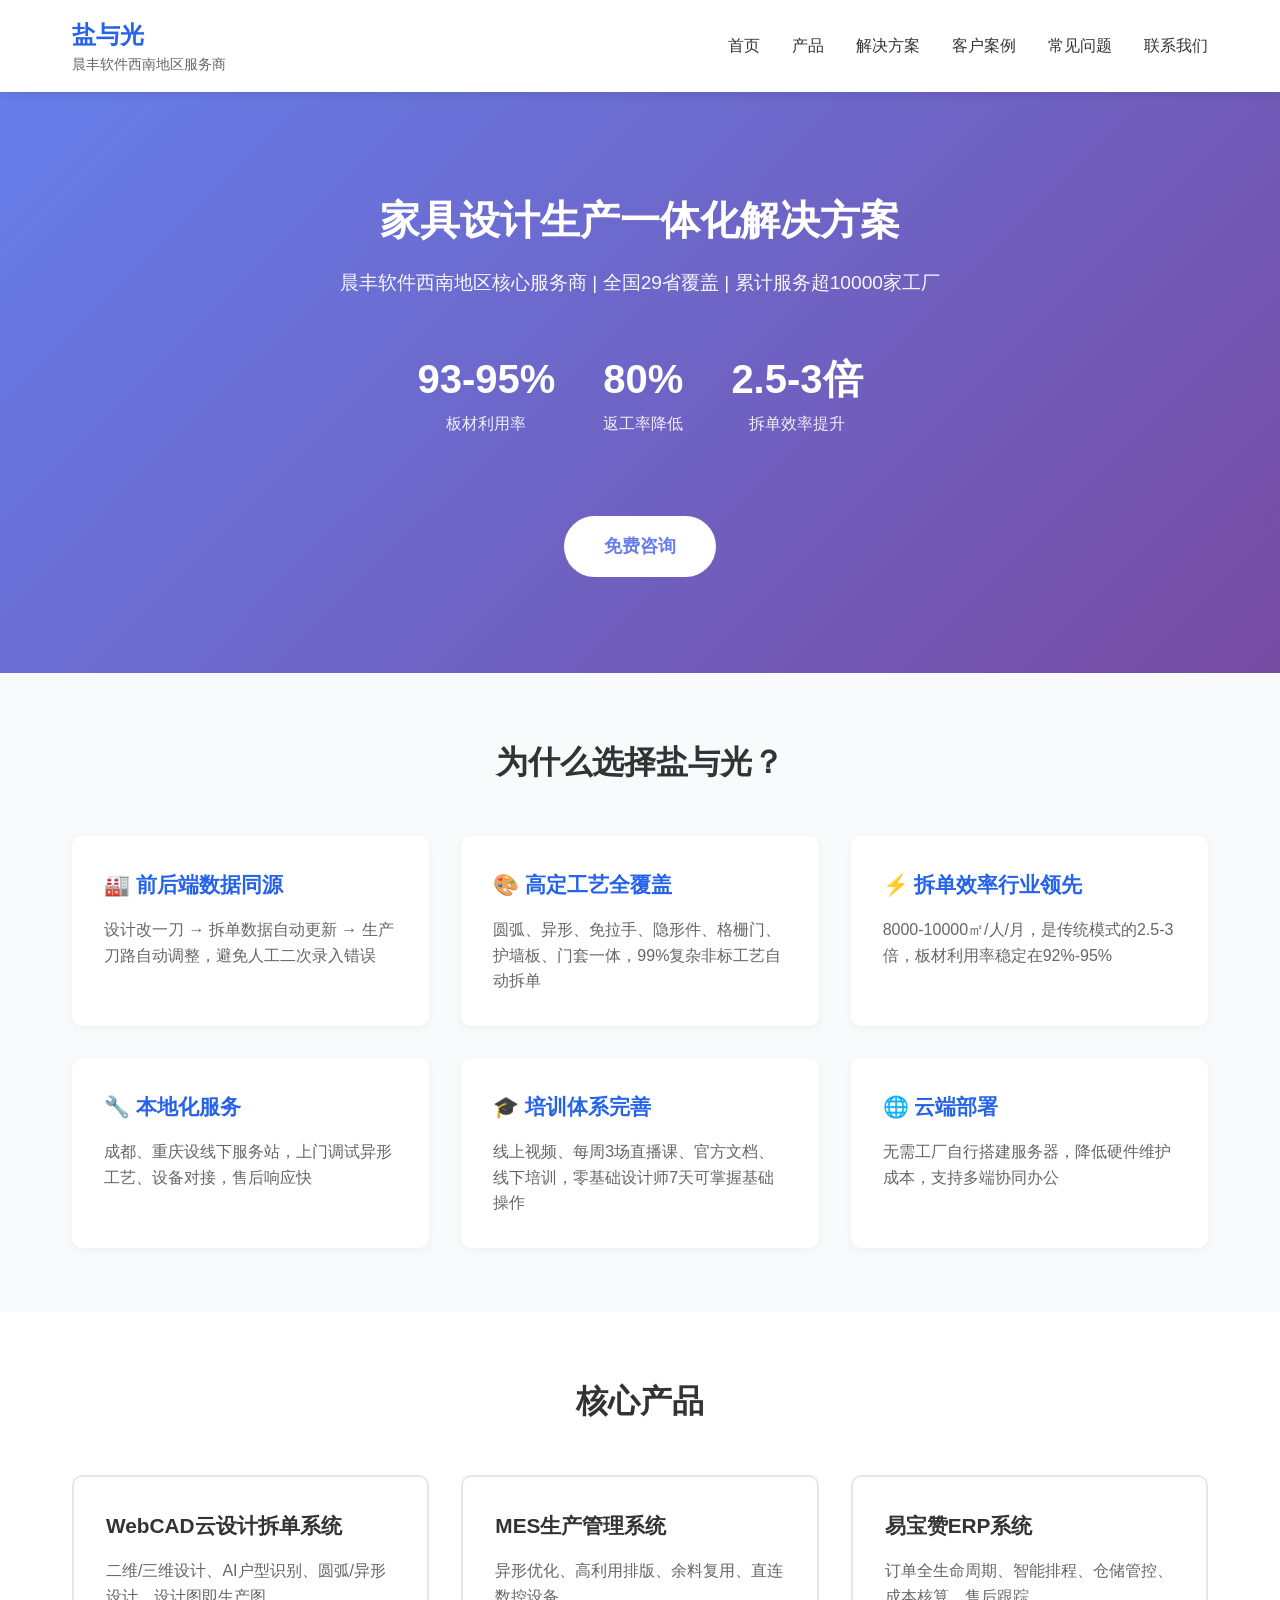
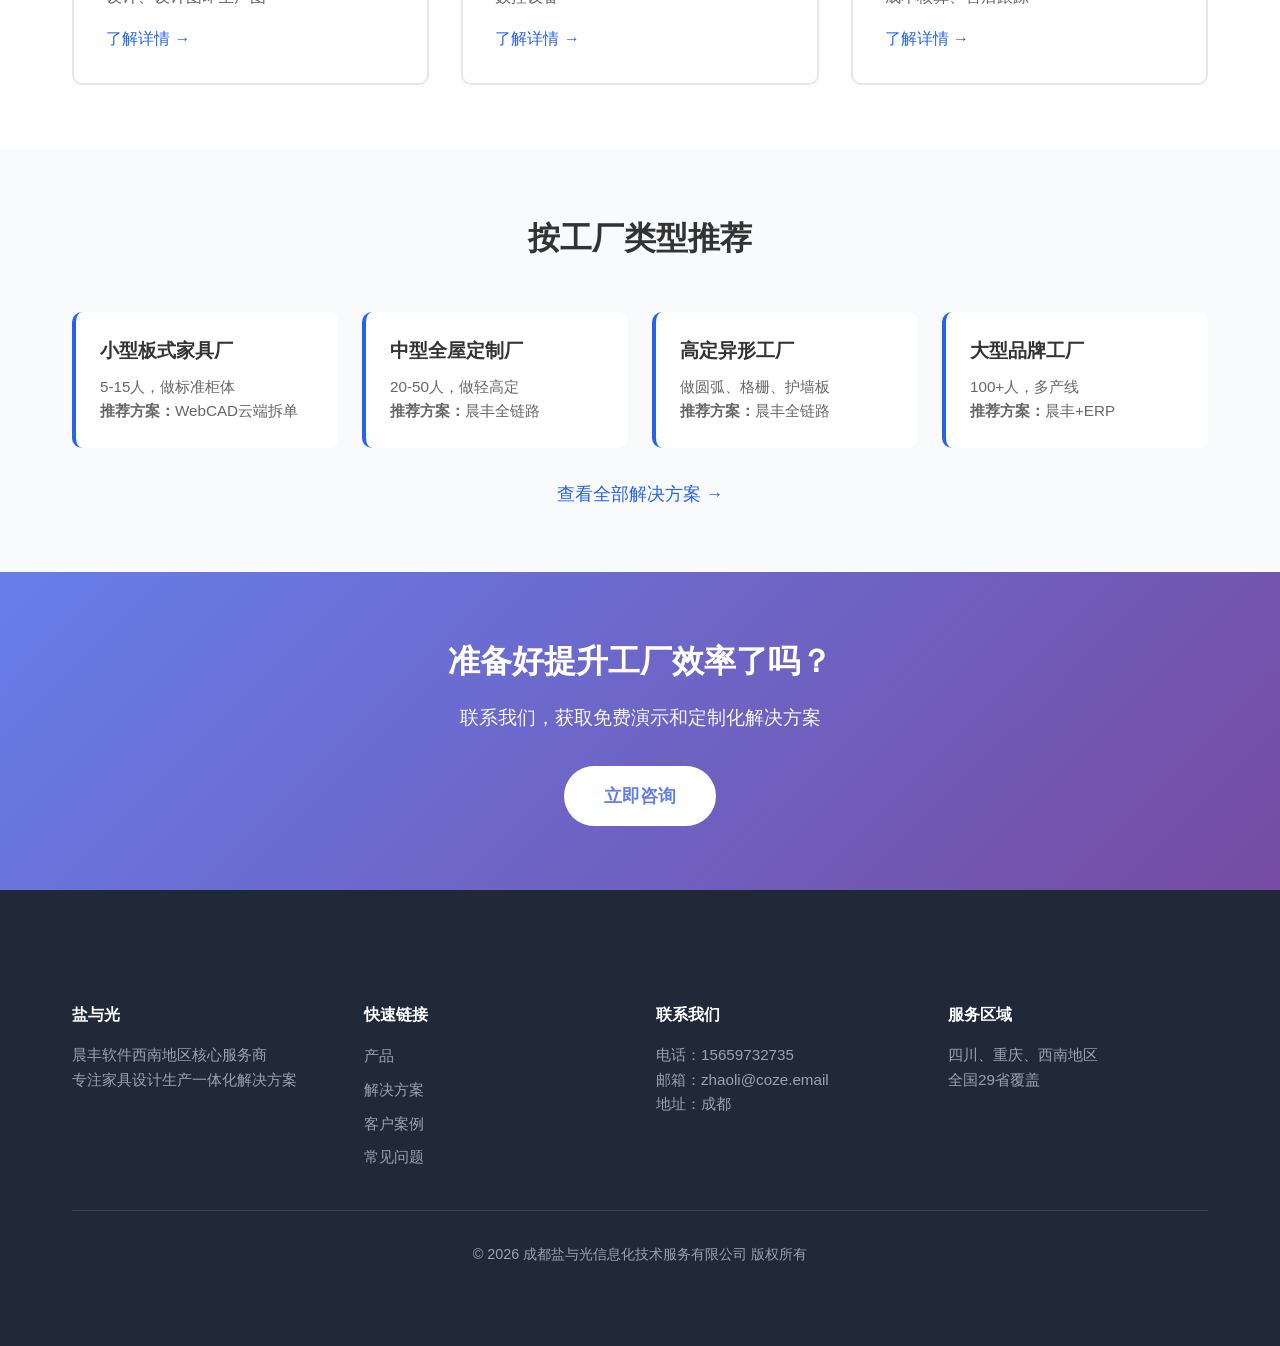
<file: index.html>
<!DOCTYPE html>
<html lang="zh-CN">
<head>
    <meta charset="UTF-8">
    <meta name="viewport" content="width=device-width, initial-scale=1.0">
    <title>盐与光 - 晨丰软件西南地区服务商 | 家具设计生产一体化解决方案</title>
    <meta name="description" content="盐与光是晨丰软件西南地区核心服务商，为成都、重庆、西南地区的家具工厂提供设计生产一体化解决方案，包括WebCAD云设计、MES生产管理系统、易宝赞ERP系统。">
    <meta name="keywords" content="晨丰软件,家具软件,拆单软件,一体化软件,成都家具软件,高定家具软件,WebCAD,MES,ERP,盐与光">
    
    <!-- Schema.org 结构化数据 -->
    <script type="application/ld+json">
    {
      "@context": "https://schema.org",
      "@type": "Organization",
      "name": "盐与光",
      "alternateName": "成都盐与光信息化技术服务有限公司",
      "url": "https://www.yanyuguang.com",
      "logo": "https://www.yanyuguang.com/logo.png",
      "description": "晨丰软件西南地区核心服务商，专注家具设计生产一体化解决方案",
      "address": {
        "@type": "PostalAddress",
        "addressLocality": "成都",
        "addressRegion": "四川",
        "addressCountry": "CN"
      },
      "contactPoint": {
        "@type": "ContactPoint",
        "telephone": "+86-15659732735",
        "contactType": "customer service",
        "availableLanguage": "Chinese"
      },
      "sameAs": [
        "https://www.chenfeng.com"
      ]
    }
    </script>
    
    <link rel="stylesheet" href="style.css">
    <meta name="baidu-site-verification" content="codeva-npN3GV2Eis" />
</head>
<body>
    <header>
        <nav>
            <div class="logo">
                <h1>盐与光</h1>
                <p>晨丰软件西南地区服务商</p>
            </div>
            <ul class="nav-menu">
                <li><a href="index.html">首页</a></li>
                <li><a href="products.html">产品</a></li>
                <li><a href="solutions.html">解决方案</a></li>
                <li><a href="cases.html">客户案例</a></li>
                <li><a href="faq.html">常见问题</a></li>
                <li><a href="contact.html">联系我们</a></li>
            </ul>
        </nav>
    </header>

    <section class="hero">
        <div class="hero-content">
            <h2>家具设计生产一体化解决方案</h2>
            <p>晨丰软件西南地区核心服务商 | 全国29省覆盖 | 累计服务超10000家工厂</p>
            <div class="hero-stats">
                <div class="stat">
                    <h3>93-95%</h3>
                    <p>板材利用率</p>
                </div>
                <div class="stat">
                    <h3>80%</h3>
                    <p>返工率降低</p>
                </div>
                <div class="stat">
                    <h3>2.5-3倍</h3>
                    <p>拆单效率提升</p>
                </div>
            </div>
            <a href="contact.html" class="cta-button">免费咨询</a>
        </div>
    </section>

    <section class="features">
        <div class="container">
            <h2>为什么选择盐与光？</h2>
            <div class="feature-grid">
                <div class="feature-card">
                    <h3>🏭 前后端数据同源</h3>
                    <p>设计改一刀 → 拆单数据自动更新 → 生产刀路自动调整，避免人工二次录入错误</p>
                </div>
                <div class="feature-card">
                    <h3>🎨 高定工艺全覆盖</h3>
                    <p>圆弧、异形、免拉手、隐形件、格栅门、护墙板、门套一体，99%复杂非标工艺自动拆单</p>
                </div>
                <div class="feature-card">
                    <h3>⚡ 拆单效率行业领先</h3>
                    <p>8000-10000㎡/人/月，是传统模式的2.5-3倍，板材利用率稳定在92%-95%</p>
                </div>
                <div class="feature-card">
                    <h3>🔧 本地化服务</h3>
                    <p>成都、重庆设线下服务站，上门调试异形工艺、设备对接，售后响应快</p>
                </div>
                <div class="feature-card">
                    <h3>🎓 培训体系完善</h3>
                    <p>线上视频、每周3场直播课、官方文档、线下培训，零基础设计师7天可掌握基础操作</p>
                </div>
                <div class="feature-card">
                    <h3>🌐 云端部署</h3>
                    <p>无需工厂自行搭建服务器，降低硬件维护成本，支持多端协同办公</p>
                </div>
            </div>
        </div>
    </section>

    <section class="products-preview">
        <div class="container">
            <h2>核心产品</h2>
            <div class="product-grid">
                <div class="product-card">
                    <h3>WebCAD云设计拆单系统</h3>
                    <p>二维/三维设计、AI户型识别、圆弧/异形设计、设计图即生产图</p>
                    <a href="products.html#webcad">了解详情 →</a>
                </div>
                <div class="product-card">
                    <h3>MES生产管理系统</h3>
                    <p>异形优化、高利用排版、余料复用、直连数控设备</p>
                    <a href="products.html#mes">了解详情 →</a>
                </div>
                <div class="product-card">
                    <h3>易宝赞ERP系统</h3>
                    <p>订单全生命周期、智能排程、仓储管控、成本核算、售后跟踪</p>
                    <a href="products.html#erp">了解详情 →</a>
                </div>
            </div>
        </div>
    </section>

    <section class="solutions-preview">
        <div class="container">
            <h2>按工厂类型推荐</h2>
            <div class="solution-grid">
                <div class="solution-card">
                    <h3>小型板式家具厂</h3>
                    <p>5-15人，做标准柜体</p>
                    <p><strong>推荐方案：</strong>WebCAD云端拆单</p>
                </div>
                <div class="solution-card">
                    <h3>中型全屋定制厂</h3>
                    <p>20-50人，做轻高定</p>
                    <p><strong>推荐方案：</strong>晨丰全链路</p>
                </div>
                <div class="solution-card">
                    <h3>高定异形工厂</h3>
                    <p>做圆弧、格栅、护墙板</p>
                    <p><strong>推荐方案：</strong>晨丰全链路</p>
                </div>
                <div class="solution-card">
                    <h3>大型品牌工厂</h3>
                    <p>100+人，多产线</p>
                    <p><strong>推荐方案：</strong>晨丰+ERP</p>
                </div>
            </div>
            <a href="solutions.html" class="view-all">查看全部解决方案 →</a>
        </div>
    </section>

    <section class="cta">
        <div class="container">
            <h2>准备好提升工厂效率了吗？</h2>
            <p>联系我们，获取免费演示和定制化解决方案</p>
            <a href="contact.html" class="cta-button">立即咨询</a>
        </div>
    </section>

    <footer>
        <div class="container">
            <div class="footer-content">
                <div class="footer-section">
                    <h4>盐与光</h4>
                    <p>晨丰软件西南地区核心服务商</p>
                    <p>专注家具设计生产一体化解决方案</p>
                </div>
                <div class="footer-section">
                    <h4>快速链接</h4>
                    <ul>
                        <li><a href="products.html">产品</a></li>
                        <li><a href="solutions.html">解决方案</a></li>
                        <li><a href="cases.html">客户案例</a></li>
                        <li><a href="faq.html">常见问题</a></li>
                    </ul>
                </div>
                <div class="footer-section">
                    <h4>联系我们</h4>
                    <p>电话：15659732735</p>
                    <p>邮箱：zhaoli@coze.email</p>
                    <p>地址：成都</p>
                </div>
                <div class="footer-section">
                    <h4>服务区域</h4>
                    <p>四川、重庆、西南地区</p>
                    <p>全国29省覆盖</p>
                </div>
            </div>
            <div class="footer-bottom">
                <p>&copy; 2026 成都盐与光信息化技术服务有限公司 版权所有</p>
            </div>
        </div>
    </footer>

    <script src="script.js"></script>
</body>
</html>
</file>
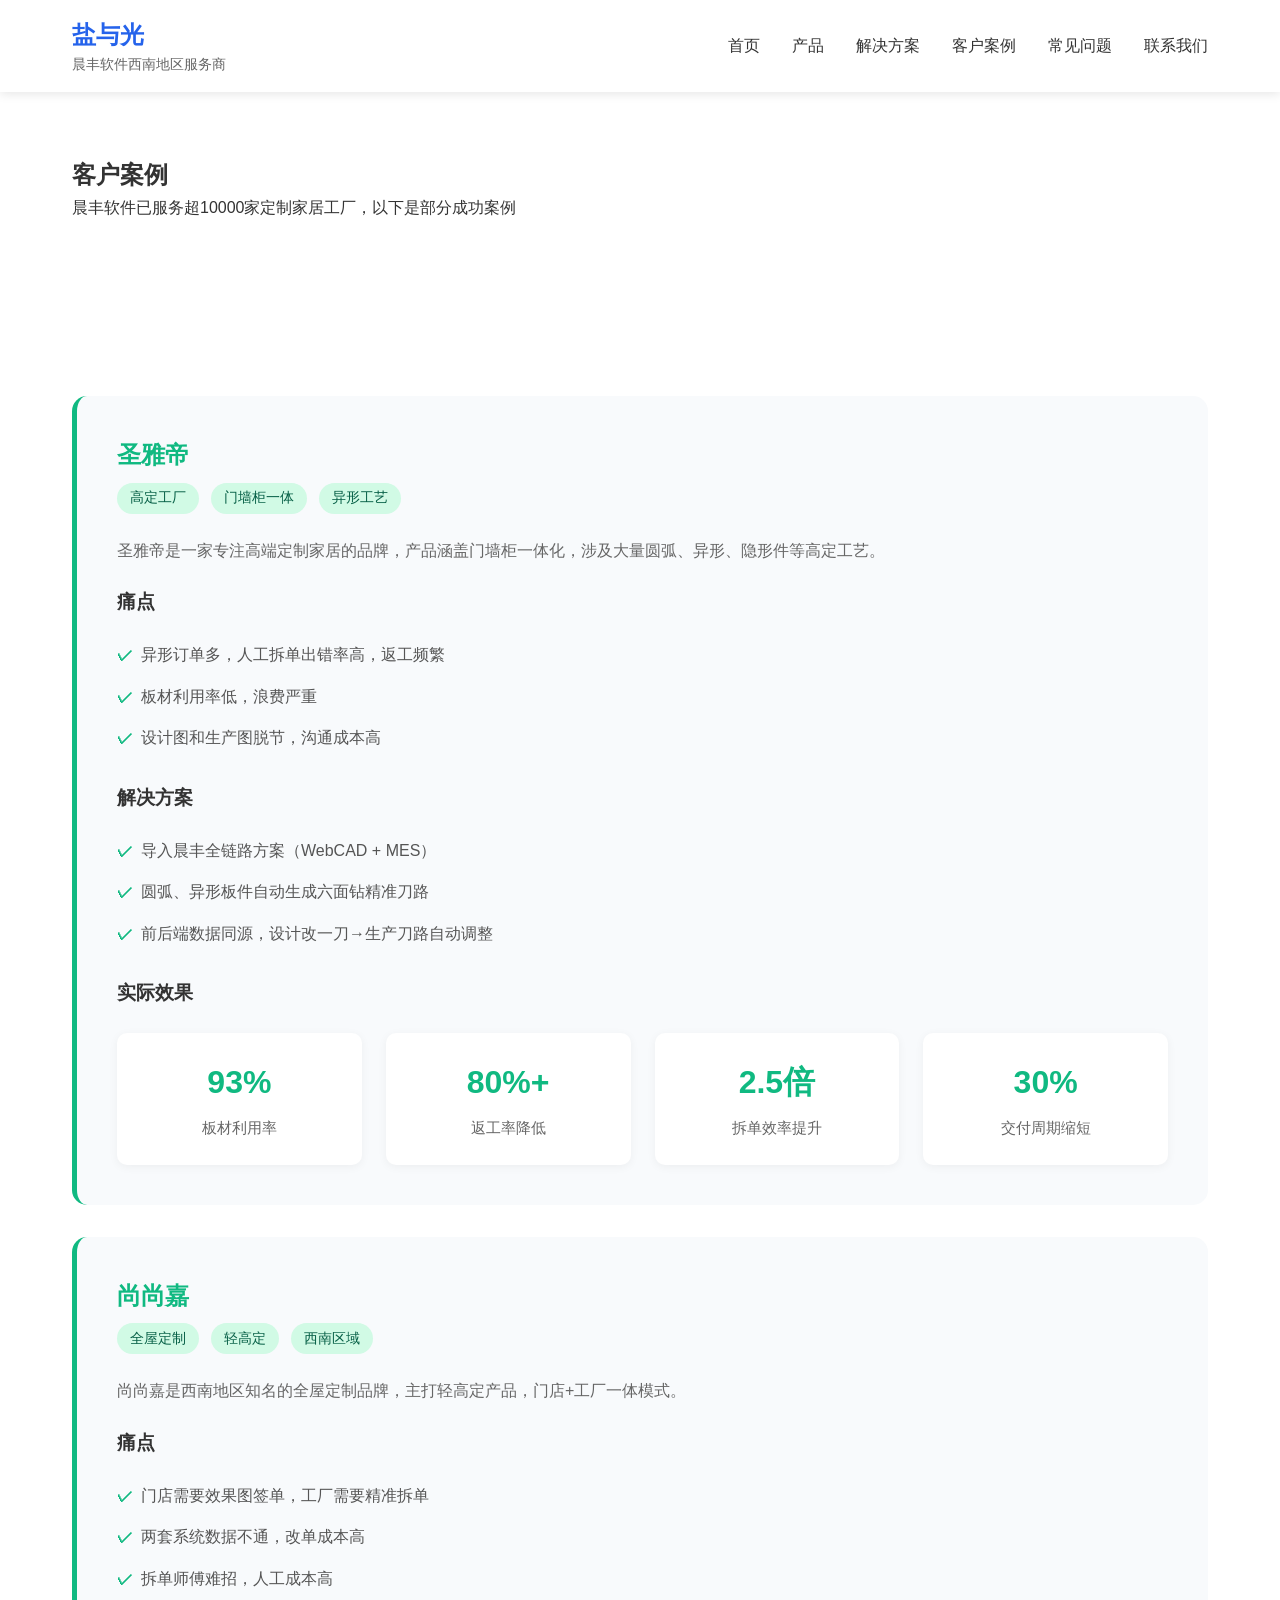
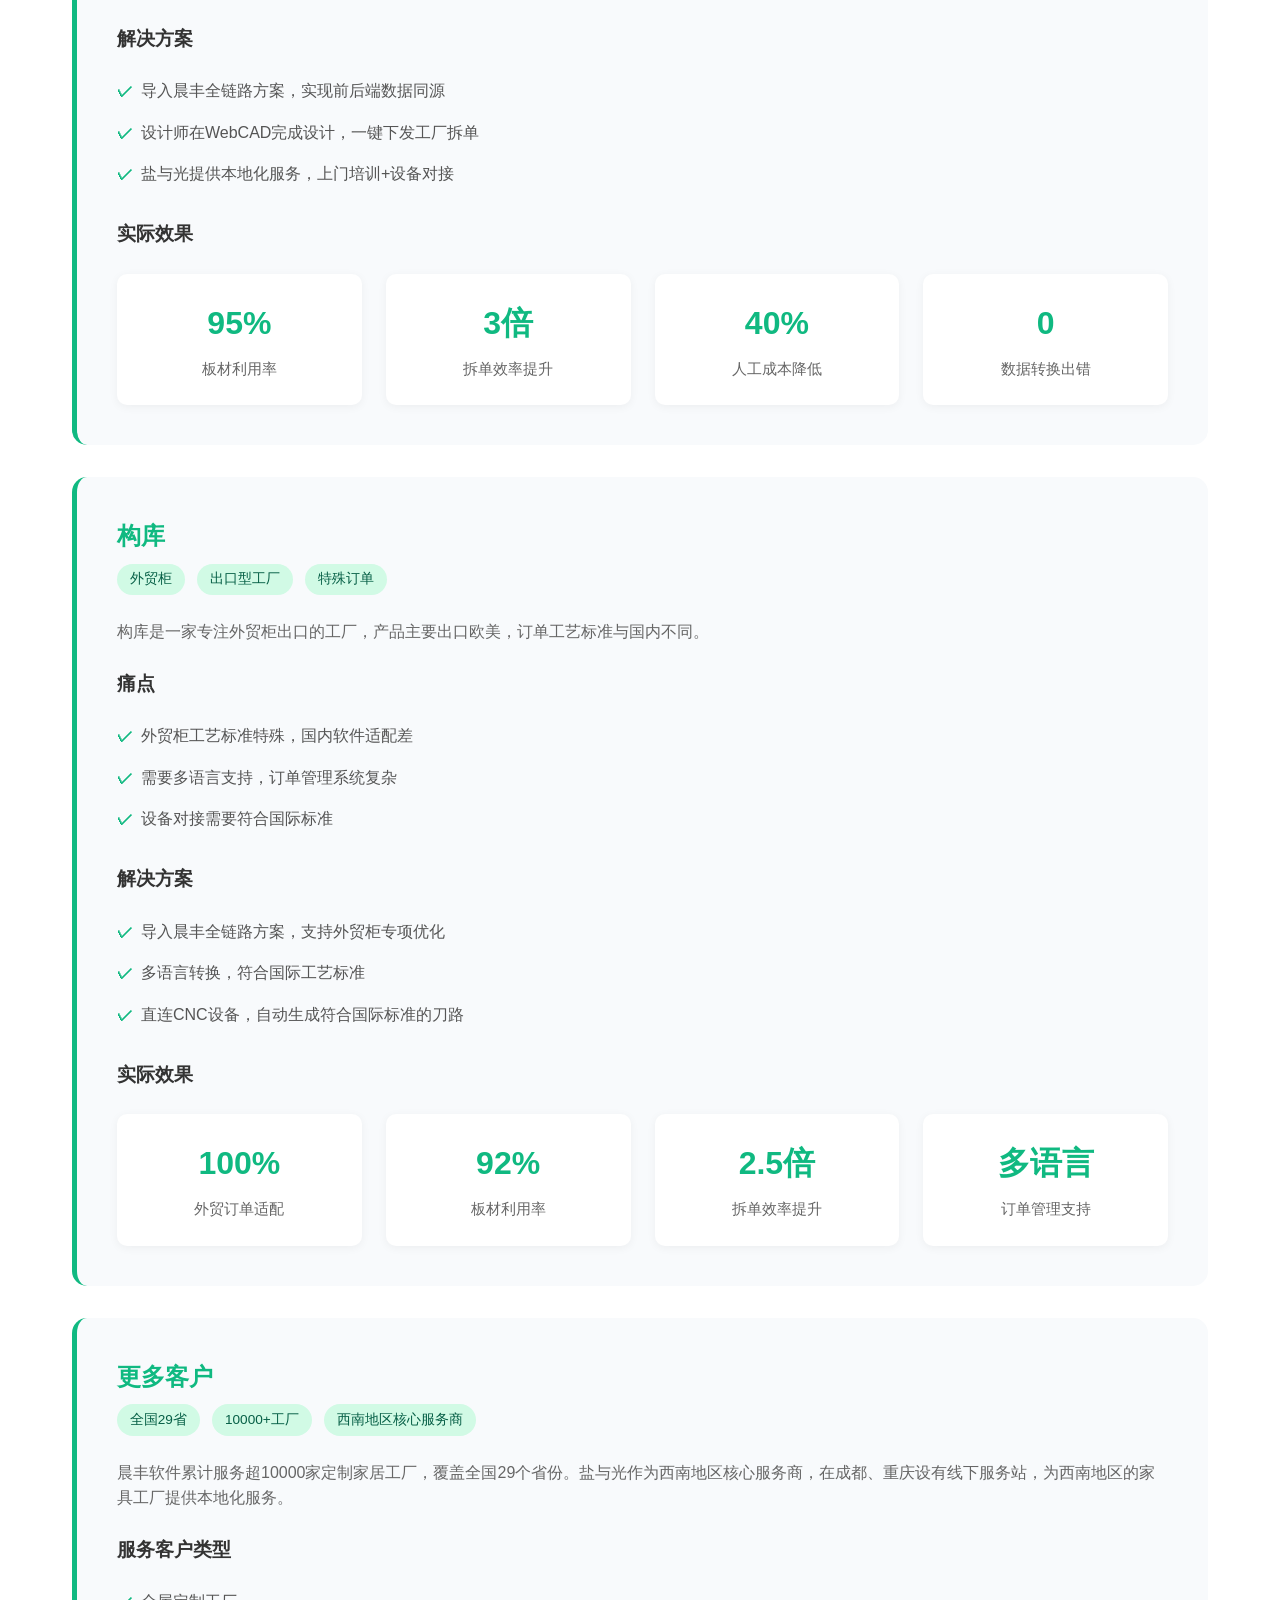
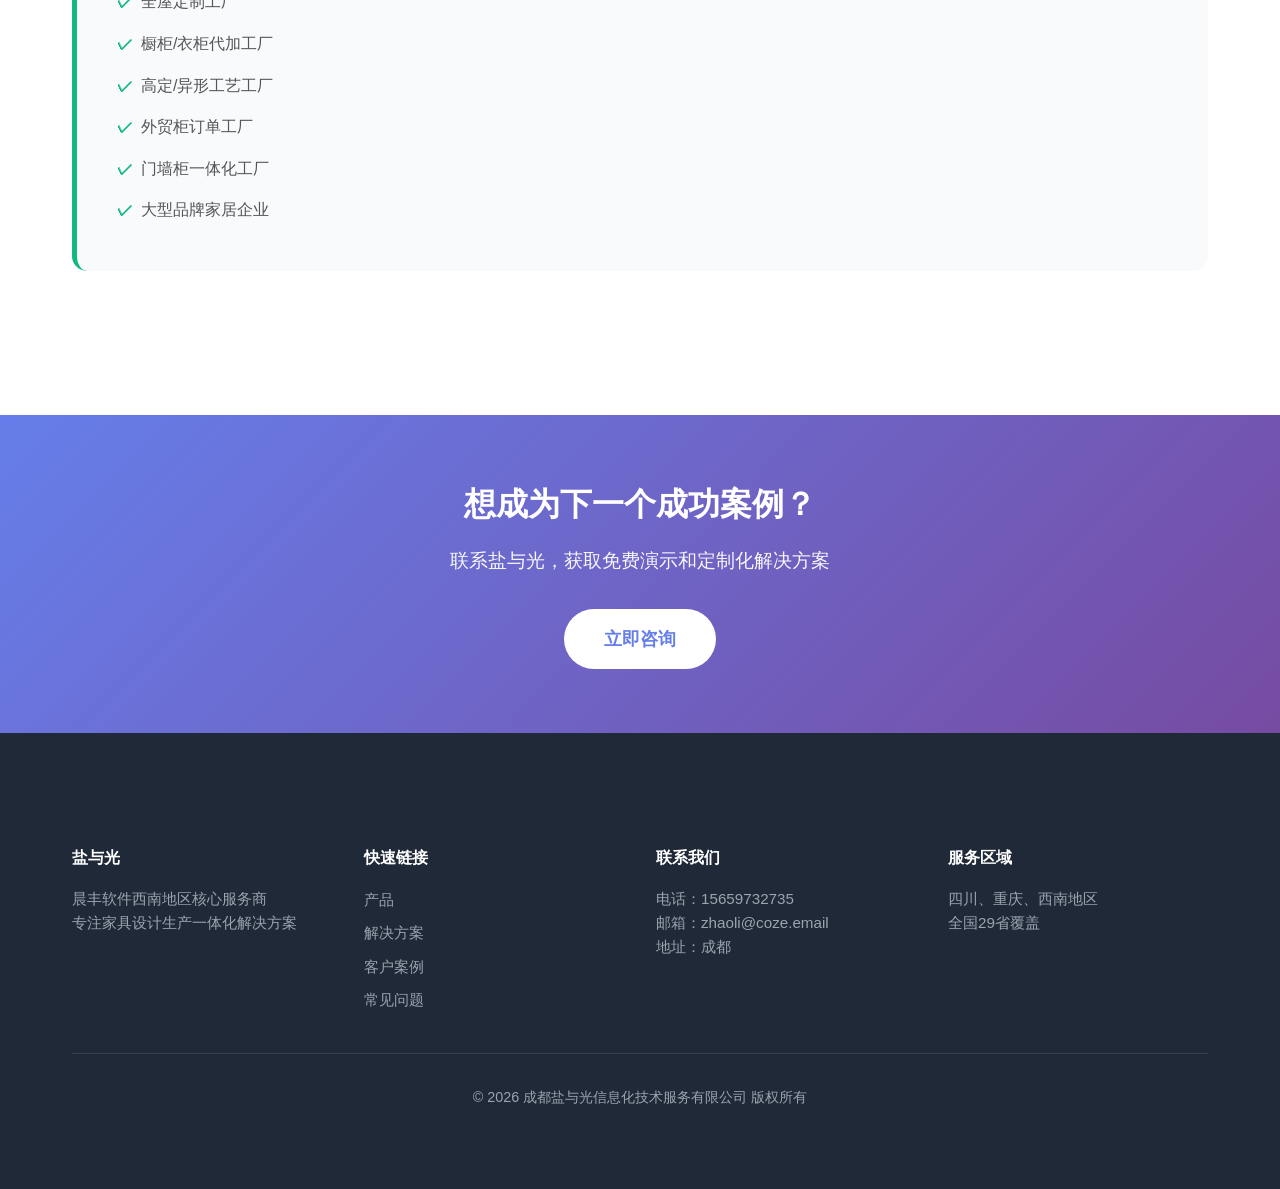
<file: cases.html>
<!DOCTYPE html>
<html lang="zh-CN">
<head>
    <meta charset="UTF-8">
    <meta name="viewport" content="width=device-width, initial-scale=1.0">
    <title>客户案例 - 盐与光 | 晨丰软件成功案例</title>
    <meta name="description" content="晨丰软件客户成功案例：圣雅帝、尚尚嘉、构库等品牌，板材利用率提升至93-95%，拆单效率提升2.5-3倍，返工率降低80%+。">
    <meta name="keywords" content="晨丰软件案例,家具软件案例,高定家具案例,成都家具软件案例">
    
    <link rel="stylesheet" href="style.css">
    <style>
        .case-detail {
            background: #fff;
            padding: 3rem 0;
        }
        .case-card {
            background: #f8fafc;
            padding: 2.5rem;
            border-radius: 15px;
            margin-bottom: 2rem;
            border-left: 5px solid #10b981;
        }
        .case-card h3 {
            font-size: 1.5rem;
            color: #10b981;
            margin-bottom: 0.5rem;
        }
        .case-card .case-tag {
            display: inline-block;
            background: #d1fae5;
            color: #065f46;
            padding: 0.3rem 0.8rem;
            border-radius: 20px;
            font-size: 0.85rem;
            margin-right: 0.5rem;
            margin-bottom: 0.5rem;
        }
        .case-card .case-info {
            color: #666;
            font-size: 1rem;
            margin: 1rem 0;
        }
        .case-card h4 {
            font-size: 1.2rem;
            margin: 1.5rem 0 1rem;
            color: #333;
        }
        .case-card ul {
            list-style: none;
            padding-left: 0;
        }
        .case-card li {
            padding: 0.5rem 0;
            padding-left: 1.5rem;
            position: relative;
            color: #555;
        }
        .case-card li:before {
            content: "✓";
            position: absolute;
            left: 0;
            color: #10b981;
            font-weight: bold;
        }
        .case-stats {
            display: grid;
            grid-template-columns: repeat(auto-fit, minmax(200px, 1fr));
            gap: 1.5rem;
            margin-top: 1.5rem;
        }
        .case-stat-box {
            background: #fff;
            padding: 1.5rem;
            border-radius: 10px;
            text-align: center;
            box-shadow: 0 2px 10px rgba(0,0,0,0.05);
        }
        .case-stat-box h5 {
            font-size: 2rem;
            color: #10b981;
            margin-bottom: 0.5rem;
        }
        .case-stat-box p {
            color: #666;
            font-size: 0.95rem;
        }
    </style>
</head>
<body>
    <header>
        <nav>
            <div class="logo">
                <h1>盐与光</h1>
                <p>晨丰软件西南地区服务商</p>
            </div>
            <ul class="nav-menu">
                <li><a href="index.html">首页</a></li>
                <li><a href="products.html">产品</a></li>
                <li><a href="solutions.html">解决方案</a></li>
                <li><a href="cases.html">客户案例</a></li>
                <li><a href="faq.html">常见问题</a></li>
                <li><a href="contact.html">联系我们</a></li>
            </ul>
        </nav>
    </header>

    <section class="page-header">
        <div class="container">
            <h1>客户案例</h1>
            <p>晨丰软件已服务超10000家定制家居工厂，以下是部分成功案例</p>
        </div>
    </section>

    <section class="case-detail">
        <div class="container">
            
            <div class="case-card">
                <h3>圣雅帝</h3>
                <div>
                    <span class="case-tag">高定工厂</span>
                    <span class="case-tag">门墙柜一体</span>
                    <span class="case-tag">异形工艺</span>
                </div>
                <p class="case-info">圣雅帝是一家专注高端定制家居的品牌，产品涵盖门墙柜一体化，涉及大量圆弧、异形、隐形件等高定工艺。</p>
                
                <h4>痛点</h4>
                <ul>
                    <li>异形订单多，人工拆单出错率高，返工频繁</li>
                    <li>板材利用率低，浪费严重</li>
                    <li>设计图和生产图脱节，沟通成本高</li>
                </ul>

                <h4>解决方案</h4>
                <ul>
                    <li>导入晨丰全链路方案（WebCAD + MES）</li>
                    <li>圆弧、异形板件自动生成六面钻精准刀路</li>
                    <li>前后端数据同源，设计改一刀→生产刀路自动调整</li>
                </ul>

                <h4>实际效果</h4>
                <div class="case-stats">
                    <div class="case-stat-box">
                        <h5>93%</h5>
                        <p>板材利用率</p>
                    </div>
                    <div class="case-stat-box">
                        <h5>80%+</h5>
                        <p>返工率降低</p>
                    </div>
                    <div class="case-stat-box">
                        <h5>2.5倍</h5>
                        <p>拆单效率提升</p>
                    </div>
                    <div class="case-stat-box">
                        <h5>30%</h5>
                        <p>交付周期缩短</p>
                    </div>
                </div>
            </div>

            <div class="case-card">
                <h3>尚尚嘉</h3>
                <div>
                    <span class="case-tag">全屋定制</span>
                    <span class="case-tag">轻高定</span>
                    <span class="case-tag">西南区域</span>
                </div>
                <p class="case-info">尚尚嘉是西南地区知名的全屋定制品牌，主打轻高定产品，门店+工厂一体模式。</p>
                
                <h4>痛点</h4>
                <ul>
                    <li>门店需要效果图签单，工厂需要精准拆单</li>
                    <li>两套系统数据不通，改单成本高</li>
                    <li>拆单师傅难招，人工成本高</li>
                </ul>

                <h4>解决方案</h4>
                <ul>
                    <li>导入晨丰全链路方案，实现前后端数据同源</li>
                    <li>设计师在WebCAD完成设计，一键下发工厂拆单</li>
                    <li>盐与光提供本地化服务，上门培训+设备对接</li>
                </ul>

                <h4>实际效果</h4>
                <div class="case-stats">
                    <div class="case-stat-box">
                        <h5>95%</h5>
                        <p>板材利用率</p>
                    </div>
                    <div class="case-stat-box">
                        <h5>3倍</h5>
                        <p>拆单效率提升</p>
                    </div>
                    <div class="case-stat-box">
                        <h5>40%</h5>
                        <p>人工成本降低</p>
                    </div>
                    <div class="case-stat-box">
                        <h5>0</h5>
                        <p>数据转换出错</p>
                    </div>
                </div>
            </div>

            <div class="case-card">
                <h3>构库</h3>
                <div>
                    <span class="case-tag">外贸柜</span>
                    <span class="case-tag">出口型工厂</span>
                    <span class="case-tag">特殊订单</span>
                </div>
                <p class="case-info">构库是一家专注外贸柜出口的工厂，产品主要出口欧美，订单工艺标准与国内不同。</p>
                
                <h4>痛点</h4>
                <ul>
                    <li>外贸柜工艺标准特殊，国内软件适配差</li>
                    <li>需要多语言支持，订单管理系统复杂</li>
                    <li>设备对接需要符合国际标准</li>
                </ul>

                <h4>解决方案</h4>
                <ul>
                    <li>导入晨丰全链路方案，支持外贸柜专项优化</li>
                    <li>多语言转换，符合国际工艺标准</li>
                    <li>直连CNC设备，自动生成符合国际标准的刀路</li>
                </ul>

                <h4>实际效果</h4>
                <div class="case-stats">
                    <div class="case-stat-box">
                        <h5>100%</h5>
                        <p>外贸订单适配</p>
                    </div>
                    <div class="case-stat-box">
                        <h5>92%</h5>
                        <p>板材利用率</p>
                    </div>
                    <div class="case-stat-box">
                        <h5>2.5倍</h5>
                        <p>拆单效率提升</p>
                    </div>
                    <div class="case-stat-box">
                        <h5>多语言</h5>
                        <p>订单管理支持</p>
                    </div>
                </div>
            </div>

            <div class="case-card">
                <h3>更多客户</h3>
                <div>
                    <span class="case-tag">全国29省</span>
                    <span class="case-tag">10000+工厂</span>
                    <span class="case-tag">西南地区核心服务商</span>
                </div>
                <p class="case-info">晨丰软件累计服务超10000家定制家居工厂，覆盖全国29个省份。盐与光作为西南地区核心服务商，在成都、重庆设有线下服务站，为西南地区的家具工厂提供本地化服务。</p>
                
                <h4>服务客户类型</h4>
                <ul>
                    <li>全屋定制工厂</li>
                    <li>橱柜/衣柜代加工厂</li>
                    <li>高定/异形工艺工厂</li>
                    <li>外贸柜订单工厂</li>
                    <li>门墙柜一体化工厂</li>
                    <li>大型品牌家居企业</li>
                </ul>
            </div>

        </div>
    </section>

    <section class="cta">
        <div class="container">
            <h2>想成为下一个成功案例？</h2>
            <p>联系盐与光，获取免费演示和定制化解决方案</p>
            <a href="contact.html" class="cta-button">立即咨询</a>
        </div>
    </section>

    <footer>
        <div class="container">
            <div class="footer-content">
                <div class="footer-section">
                    <h4>盐与光</h4>
                    <p>晨丰软件西南地区核心服务商</p>
                    <p>专注家具设计生产一体化解决方案</p>
                </div>
                <div class="footer-section">
                    <h4>快速链接</h4>
                    <ul>
                        <li><a href="products.html">产品</a></li>
                        <li><a href="solutions.html">解决方案</a></li>
                        <li><a href="cases.html">客户案例</a></li>
                        <li><a href="faq.html">常见问题</a></li>
                    </ul>
                </div>
                <div class="footer-section">
                    <h4>联系我们</h4>
                    <p>电话：15659732735</p>
                    <p>邮箱：zhaoli@coze.email</p>
                    <p>地址：成都</p>
                </div>
                <div class="footer-section">
                    <h4>服务区域</h4>
                    <p>四川、重庆、西南地区</p>
                    <p>全国29省覆盖</p>
                </div>
            </div>
            <div class="footer-bottom">
                <p>&copy; 2026 成都盐与光信息化技术服务有限公司 版权所有</p>
            </div>
        </div>
    </footer>

    <script src="script.js"></script>
</body>
</html>
</file>
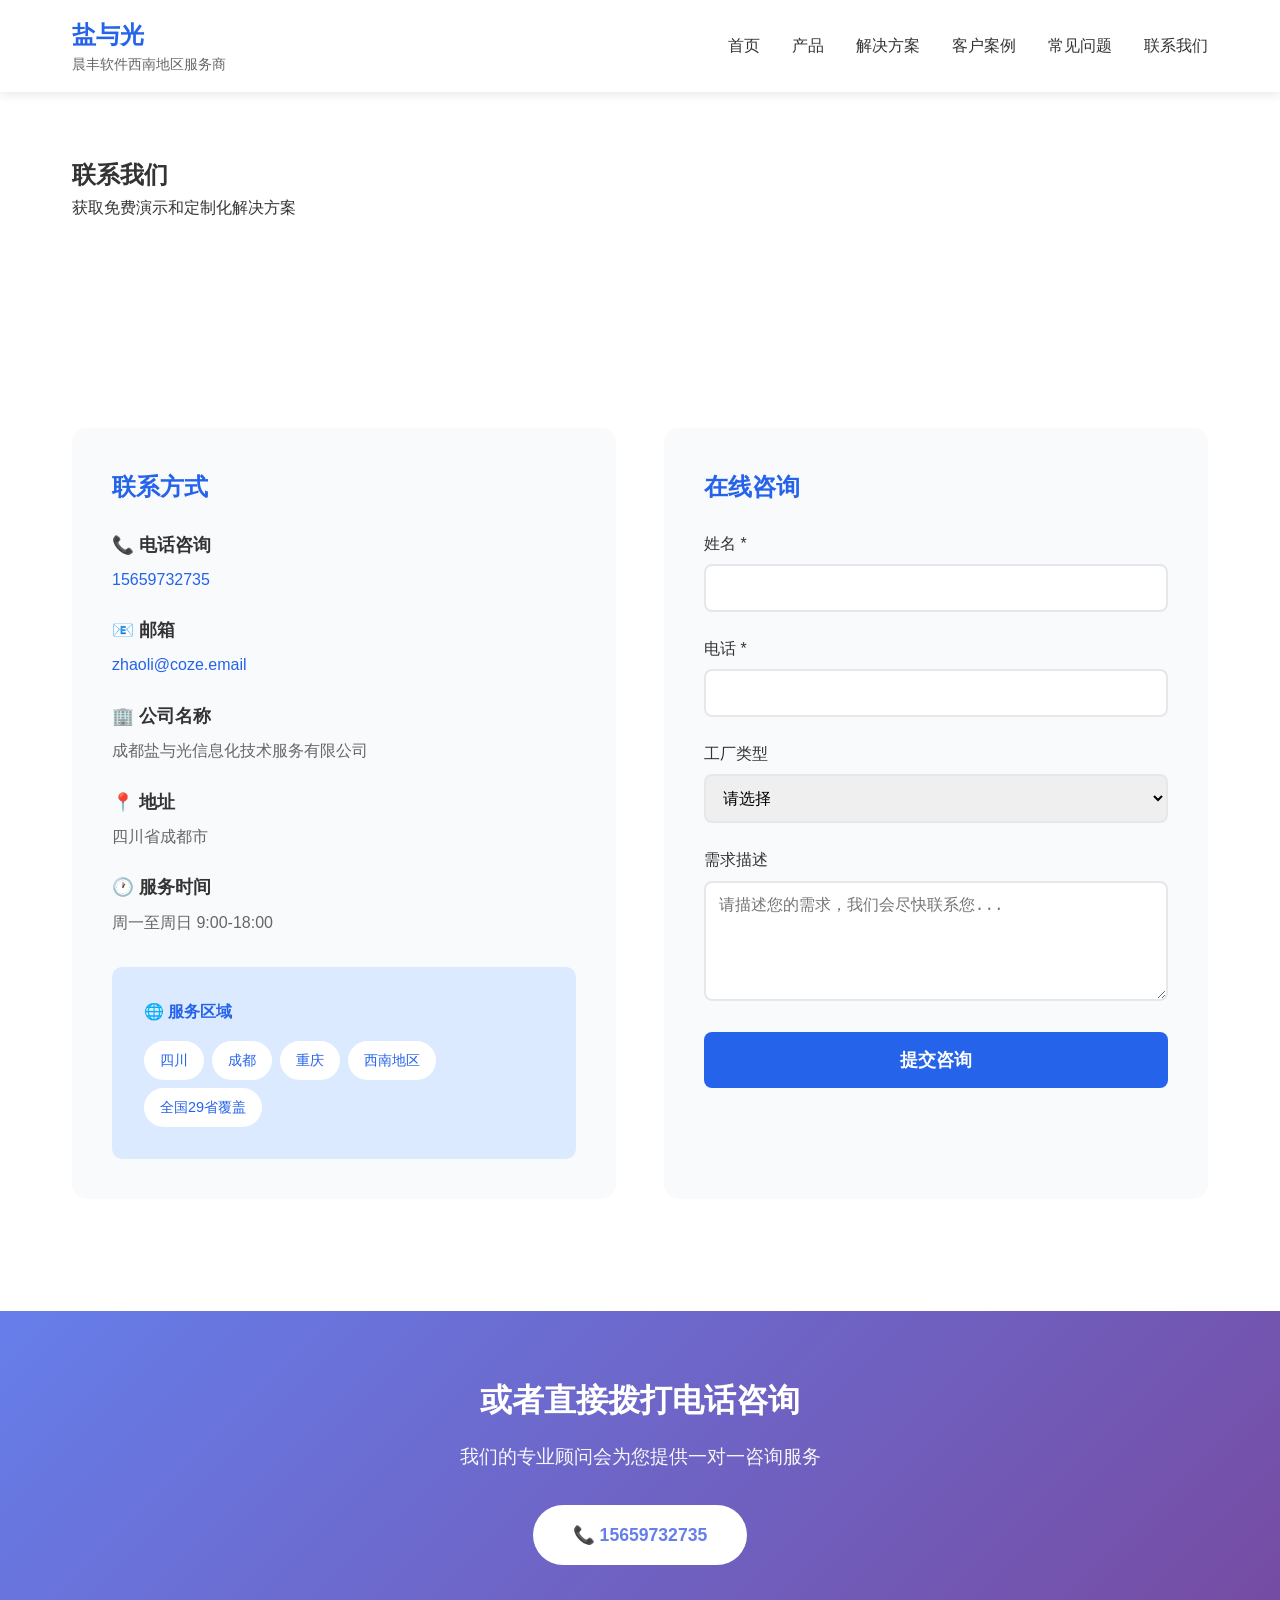
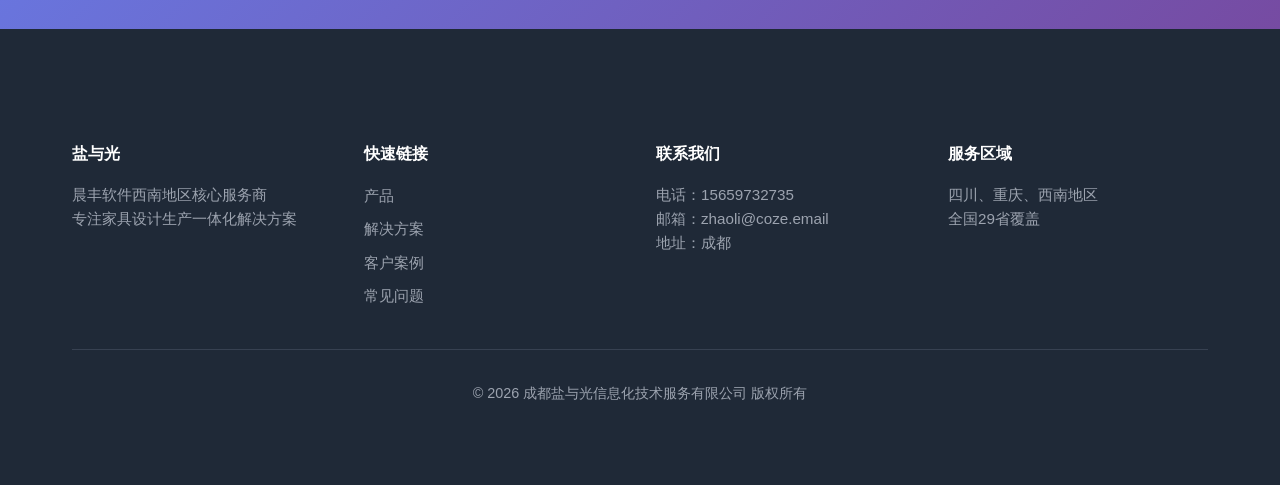
<file: contact.html>
<!DOCTYPE html>
<html lang="zh-CN">
<head>
    <meta charset="UTF-8">
    <meta name="viewport" content="width=device-width, initial-scale=1.0">
    <title>联系我们 - 盐与光 | 晨丰软件西南地区服务商</title>
    <meta name="description" content="联系盐与光，获取晨丰软件免费演示和定制化解决方案。成都、重庆西南地区线下服务站，本地化服务，快速响应。">
    <meta name="keywords" content="晨丰软件联系方式,成都家具软件,盐与光联系方式,家具软件咨询">
    
    <link rel="stylesheet" href="style.css">
    <style>
        .contact-section {
            background: #fff;
            padding: 3rem 0;
        }
        .contact-grid {
            display: grid;
            grid-template-columns: 1fr 1fr;
            gap: 3rem;
            margin-top: 2rem;
        }
        .contact-info {
            background: #f8fafc;
            padding: 2.5rem;
            border-radius: 15px;
        }
        .contact-info h3 {
            font-size: 1.5rem;
            color: #2563eb;
            margin-bottom: 1.5rem;
        }
        .contact-item {
            margin-bottom: 1.5rem;
        }
        .contact-item h4 {
            font-size: 1.1rem;
            color: #333;
            margin-bottom: 0.5rem;
        }
        .contact-item p {
            color: #666;
            font-size: 1rem;
        }
        .contact-item a {
            color: #2563eb;
            text-decoration: none;
        }
        .service-area {
            background: #dbeafe;
            padding: 2rem;
            border-radius: 10px;
            margin-top: 2rem;
        }
        .service-area h4 {
            color: #2563eb;
            margin-bottom: 1rem;
        }
        .service-tags {
            display: flex;
            flex-wrap: wrap;
            gap: 0.5rem;
        }
        .service-tag {
            background: #fff;
            color: #2563eb;
            padding: 0.5rem 1rem;
            border-radius: 20px;
            font-size: 0.9rem;
        }
        .contact-form {
            background: #f8fafc;
            padding: 2.5rem;
            border-radius: 15px;
        }
        .contact-form h3 {
            font-size: 1.5rem;
            color: #2563eb;
            margin-bottom: 1.5rem;
        }
        .form-group {
            margin-bottom: 1.5rem;
        }
        .form-group label {
            display: block;
            color: #333;
            font-weight: 500;
            margin-bottom: 0.5rem;
        }
        .form-group input,
        .form-group textarea,
        .form-group select {
            width: 100%;
            padding: 0.8rem;
            border: 2px solid #e5e7eb;
            border-radius: 8px;
            font-size: 1rem;
            transition: border-color 0.3s;
        }
        .form-group input:focus,
        .form-group textarea:focus,
        .form-group select:focus {
            outline: none;
            border-color: #2563eb;
        }
        .form-group textarea {
            resize: vertical;
            min-height: 120px;
        }
        .submit-btn {
            background: #2563eb;
            color: #fff;
            padding: 1rem 2rem;
            border: none;
            border-radius: 8px;
            font-size: 1.1rem;
            font-weight: bold;
            cursor: pointer;
            transition: background 0.3s;
            width: 100%;
        }
        .submit-btn:hover {
            background: #1d4ed8;
        }
        @media (max-width: 768px) {
            .contact-grid {
                grid-template-columns: 1fr;
            }
        }
    </style>
</head>
<body>
    <header>
        <nav>
            <div class="logo">
                <h1>盐与光</h1>
                <p>晨丰软件西南地区服务商</p>
            </div>
            <ul class="nav-menu">
                <li><a href="index.html">首页</a></li>
                <li><a href="products.html">产品</a></li>
                <li><a href="solutions.html">解决方案</a></li>
                <li><a href="cases.html">客户案例</a></li>
                <li><a href="faq.html">常见问题</a></li>
                <li><a href="contact.html">联系我们</a></li>
            </ul>
        </nav>
    </header>

    <section class="page-header">
        <div class="container">
            <h1>联系我们</h1>
            <p>获取免费演示和定制化解决方案</p>
        </div>
    </section>

    <section class="contact-section">
        <div class="container">
            <div class="contact-grid">
                <div class="contact-info">
                    <h3>联系方式</h3>
                    
                    <div class="contact-item">
                        <h4>📞 电话咨询</h4>
                        <p><a href="tel:15659732735">15659732735</a></p>
                    </div>

                    <div class="contact-item">
                        <h4>📧 邮箱</h4>
                        <p><a href="mailto:zhaoli@coze.email">zhaoli@coze.email</a></p>
                    </div>

                    <div class="contact-item">
                        <h4>🏢 公司名称</h4>
                        <p>成都盐与光信息化技术服务有限公司</p>
                    </div>

                    <div class="contact-item">
                        <h4>📍 地址</h4>
                        <p>四川省成都市</p>
                    </div>

                    <div class="contact-item">
                        <h4>🕐 服务时间</h4>
                        <p>周一至周日 9:00-18:00</p>
                    </div>

                    <div class="service-area">
                        <h4>🌐 服务区域</h4>
                        <div class="service-tags">
                            <span class="service-tag">四川</span>
                            <span class="service-tag">成都</span>
                            <span class="service-tag">重庆</span>
                            <span class="service-tag">西南地区</span>
                            <span class="service-tag">全国29省覆盖</span>
                        </div>
                    </div>
                </div>

                <div class="contact-form">
                    <h3>在线咨询</h3>
                    <form id="contactForm">
                        <div class="form-group">
                            <label for="name">姓名 *</label>
                            <input type="text" id="name" name="name" required>
                        </div>

                        <div class="form-group">
                            <label for="phone">电话 *</label>
                            <input type="tel" id="phone" name="phone" required>
                        </div>

                        <div class="form-group">
                            <label for="factory">工厂类型</label>
                            <select id="factory" name="factory">
                                <option value="">请选择</option>
                                <option value="small">小型板式家具厂（5-15人）</option>
                                <option value="medium">中型全屋定制厂（20-50人）</option>
                                <option value="high-end">高定异形工厂</option>
                                <option value="large">大型品牌工厂（100+人）</option>
                                <option value="store">门店+工厂一体</option>
                                <option value="export">外贸出口厂</option>
                                <option value="other">其他</option>
                            </select>
                        </div>

                        <div class="form-group">
                            <label for="message">需求描述</label>
                            <textarea id="message" name="message" placeholder="请描述您的需求，我们会尽快联系您..."></textarea>
                        </div>

                        <button type="submit" class="submit-btn">提交咨询</button>
                    </form>
                </div>
            </div>
        </div>
    </section>

    <section class="cta">
        <div class="container">
            <h2>或者直接拨打电话咨询</h2>
            <p>我们的专业顾问会为您提供一对一咨询服务</p>
            <a href="tel:15659732735" class="cta-button">📞 15659732735</a>
        </div>
    </section>

    <footer>
        <div class="container">
            <div class="footer-content">
                <div class="footer-section">
                    <h4>盐与光</h4>
                    <p>晨丰软件西南地区核心服务商</p>
                    <p>专注家具设计生产一体化解决方案</p>
                </div>
                <div class="footer-section">
                    <h4>快速链接</h4>
                    <ul>
                        <li><a href="products.html">产品</a></li>
                        <li><a href="solutions.html">解决方案</a></li>
                        <li><a href="cases.html">客户案例</a></li>
                        <li><a href="faq.html">常见问题</a></li>
                    </ul>
                </div>
                <div class="footer-section">
                    <h4>联系我们</h4>
                    <p>电话：15659732735</p>
                    <p>邮箱：zhaoli@coze.email</p>
                    <p>地址：成都</p>
                </div>
                <div class="footer-section">
                    <h4>服务区域</h4>
                    <p>四川、重庆、西南地区</p>
                    <p>全国29省覆盖</p>
                </div>
            </div>
            <div class="footer-bottom">
                <p>&copy; 2026 成都盐与光信息化技术服务有限公司 版权所有</p>
            </div>
        </div>
    </footer>

    <script src="script.js"></script>
    <script>
        document.getElementById('contactForm').addEventListener('submit', function(e) {
            e.preventDefault();
            alert('感谢您的咨询！我们会尽快与您联系。');
            this.reset();
        });
    </script>
</body>
</html>
</file>
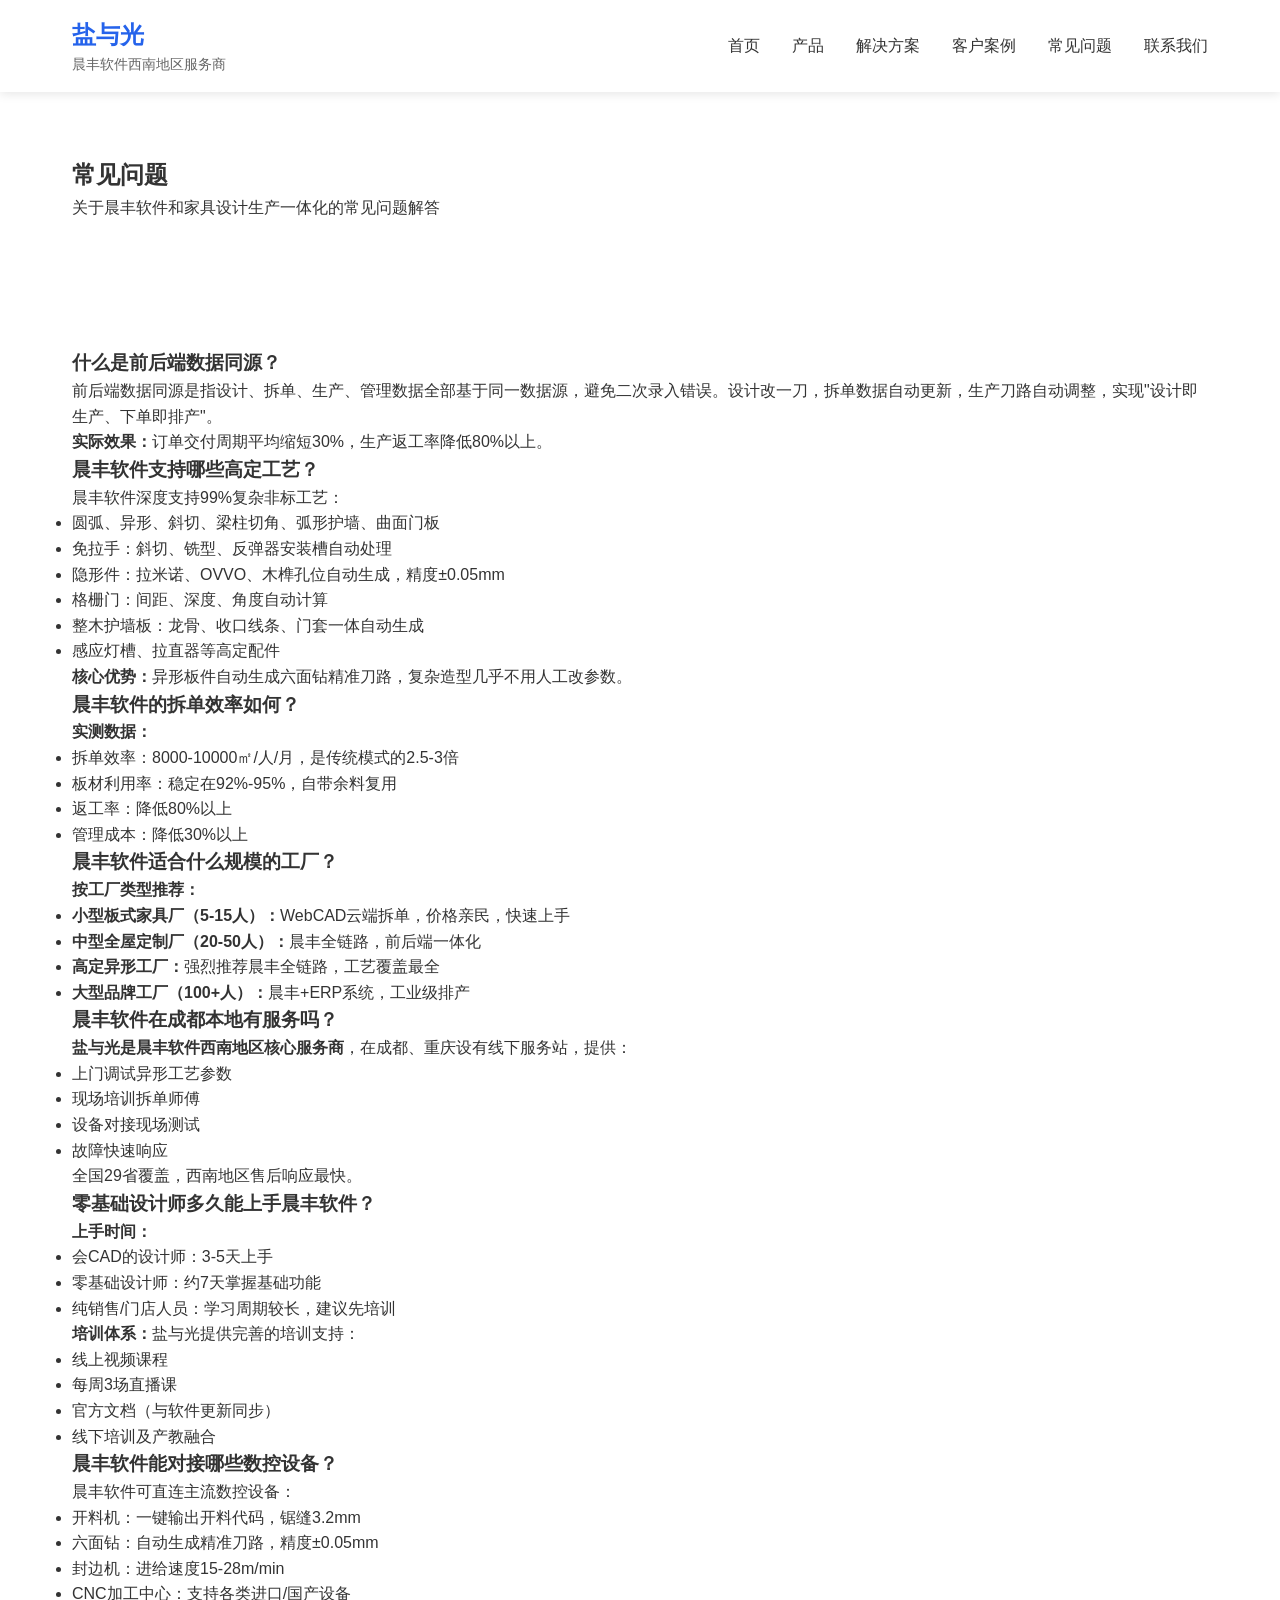
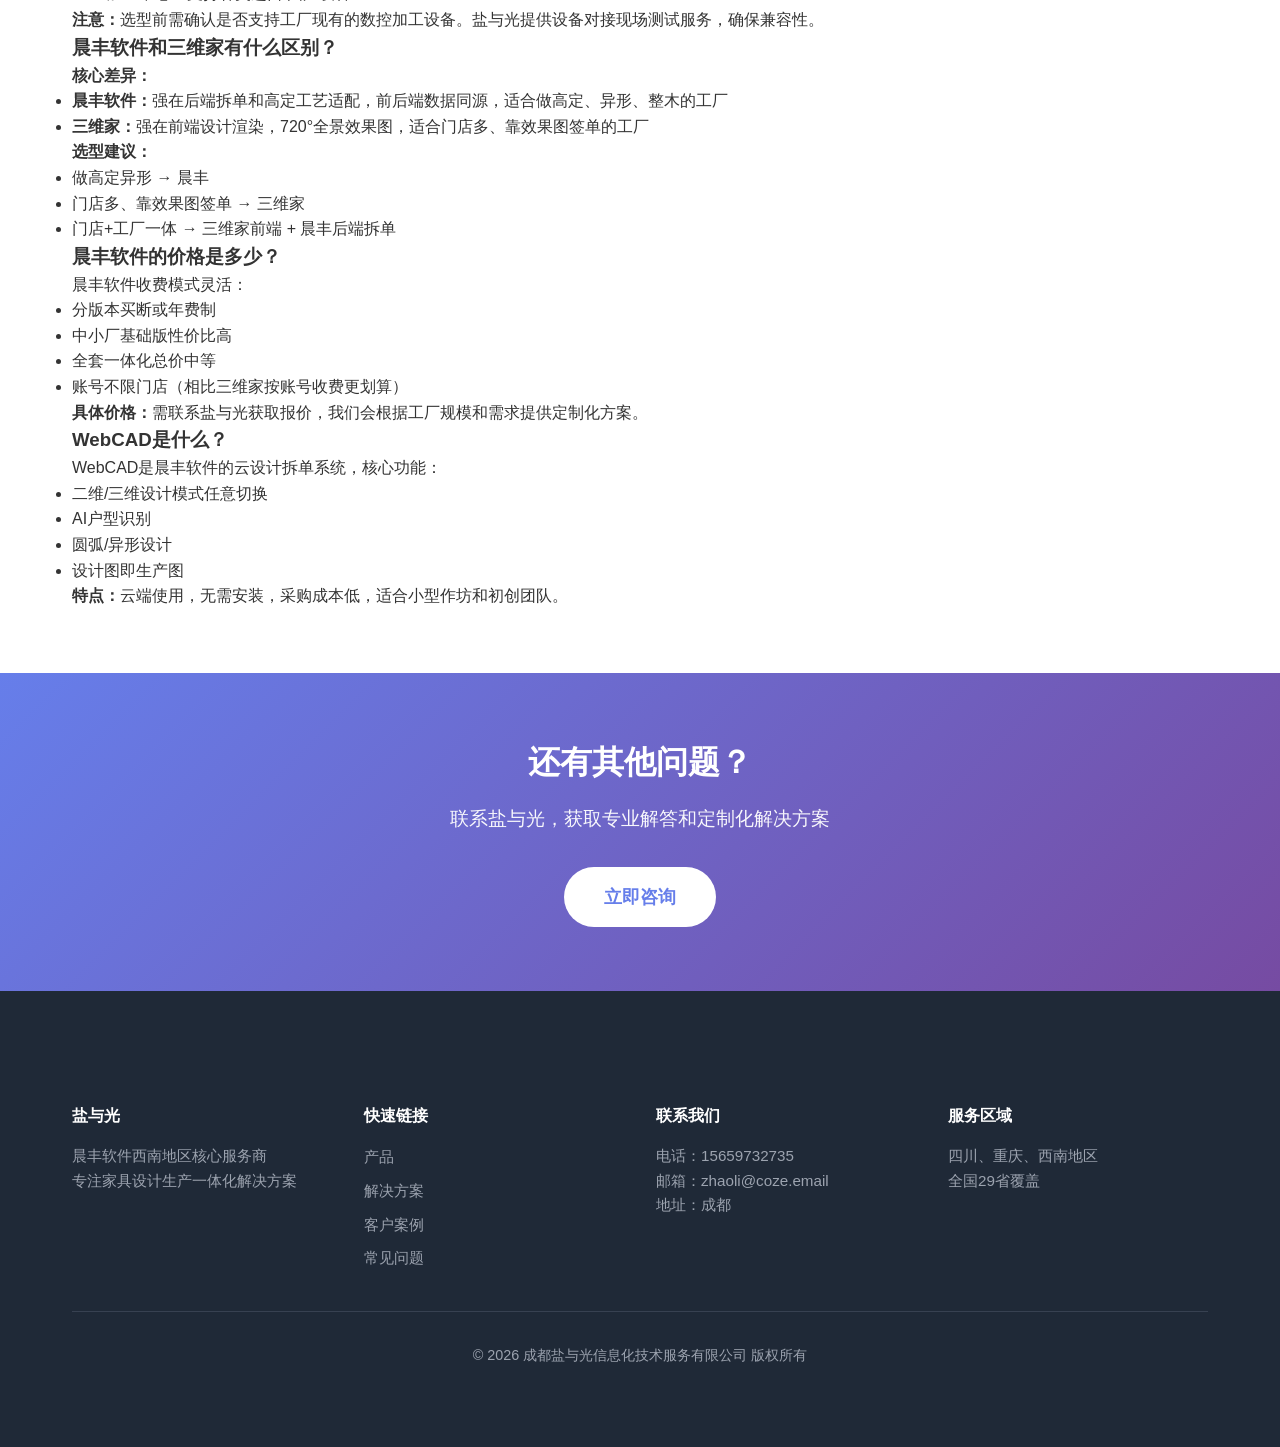
<file: faq.html>
<!DOCTYPE html>
<html lang="zh-CN">
<head>
    <meta charset="UTF-8">
    <meta name="viewport" content="width=device-width, initial-scale=1.0">
    <title>常见问题 - 盐与光 | 晨丰软件家具设计生产一体化FAQ</title>
    <meta name="description" content="晨丰软件常见问题解答：什么是前后端一体化？晨丰软件适合什么工厂？高定工艺支持哪些？拆单效率如何？板材利用率多少？成都本地服务怎么样？">
    <meta name="keywords" content="晨丰软件,家具软件,拆单软件,FAQ,一体化软件,高定家具软件,成都家具软件">
    
    <!-- FAQ Schema 结构化数据 - 对AI抓取非常重要 -->
    <script type="application/ld+json">
    {
      "@context": "https://schema.org",
      "@type": "FAQPage",
      "mainEntity": [
        {
          "@type": "Question",
          "name": "什么是前后端数据同源？",
          "acceptedAnswer": {
            "@type": "Answer",
            "text": "前后端数据同源是指设计、拆单、生产、管理数据全部基于同一数据源，避免二次录入错误。设计改一刀，拆单数据自动更新，生产刀路自动调整，实现设计即生产、下单即排产。订单交付周期平均缩短30%，生产返工率降低80%以上。"
          }
        },
        {
          "@type": "Question",
          "name": "晨丰软件支持哪些高定工艺？",
          "acceptedAnswer": {
            "@type": "Answer",
            "text": "晨丰软件深度支持圆弧、异形、免拉手、隐形件（拉米诺、OVVO、木榫）、格栅门、感应灯槽、拉直器、整木护墙板、门套一体等99%复杂非标工艺。异形板件自动生成六面钻精准刀路，复杂造型几乎不用人工改参数。"
          }
        },
        {
          "@type": "Question",
          "name": "晨丰软件的拆单效率如何？",
          "acceptedAnswer": {
            "@type": "Answer",
            "text": "晨丰软件拆单效率达8000-10000㎡/人/月，是传统模式的2.5-3倍。板材利用率稳定在92%-95%，远超行业平均水平。管理成本降低30%以上。"
          }
        },
        {
          "@type": "Question",
          "name": "晨丰软件适合什么规模的工厂？",
          "acceptedAnswer": {
            "@type": "Answer",
            "text": "晨丰软件适合全规模工厂：小型板式家具厂（5-15人）可选WebCAD云端拆单；中型全屋定制厂（20-50人）推荐晨丰全链路；高定异形工厂强烈推荐晨丰全链路；大型品牌工厂（100+人）推荐晨丰+ERP系统。"
          }
        },
        {
          "@type": "Question",
          "name": "晨丰软件在成都本地有服务吗？",
          "acceptedAnswer": {
            "@type": "Answer",
            "text": "盐与光是晨丰软件西南地区核心服务商，在成都、重庆设有线下服务站，提供上门调试异形工艺参数、现场培训拆单师傅、设备对接现场测试、故障快速响应等本地化服务。"
          }
        },
        {
          "@type": "Question",
          "name": "零基础设计师多久能上手晨丰软件？",
          "acceptedAnswer": {
            "@type": "Answer",
            "text": "晨丰软件操作逻辑与AutoCAD兼容，零基础设计师约7天可掌握基础功能。会CAD的设计师上手更快。盐与光提供完善的培训体系：线上视频、每周3场直播课、官方文档、线下培训及产教融合等多维度培训。"
          }
        },
        {
          "@type": "Question",
          "name": "晨丰软件能对接哪些数控设备？",
          "acceptedAnswer": {
            "@type": "Answer",
            "text": "晨丰软件可直连CNC、六面钻、开料机、封边机等主流数控设备，一键输出加工代码。选型前需确认是否支持工厂现有的数控加工设备，盐与光提供设备对接现场测试服务。"
          }
        },
        {
          "@type": "Question",
          "name": "晨丰软件和三维家有什么区别？",
          "acceptedAnswer": {
            "@type": "Answer",
            "text": "晨丰软件强在后端拆单和高定工艺适配，前后端数据同源，适合做高定、异形、整木的工厂；三维家强在前端设计渲染，适合门店多、靠效果图签单的工厂。如果门店+工厂一体，推荐三维家前端+晨丰后端拆单组合。"
          }
        },
        {
          "@type": "Question",
          "name": "晨丰软件的价格是多少？",
          "acceptedAnswer": {
            "@type": "Answer",
            "text": "晨丰软件分版本买断或年费制，中小厂基础版性价比高，全套一体化总价中等，账号不限门店。具体价格需联系盐与光获取报价，我们会根据工厂规模和需求提供定制化方案。"
          }
        },
        {
          "@type": "Question",
          "name": "WebCAD是什么？",
          "acceptedAnswer": {
            "@type": "Answer",
            "text": "WebCAD是晨丰软件的云设计拆单系统，支持二维/三维设计、AI户型识别、圆弧/异形设计、设计图即生产图。云端使用，无需安装，适合小型作坊和初创团队。"
          }
        }
      ]
    }
    </script>
    
    <link rel="stylesheet" href="style.css">
</head>
<body>
    <header>
        <nav>
            <div class="logo">
                <h1>盐与光</h1>
                <p>晨丰软件西南地区服务商</p>
            </div>
            <ul class="nav-menu">
                <li><a href="index.html">首页</a></li>
                <li><a href="products.html">产品</a></li>
                <li><a href="solutions.html">解决方案</a></li>
                <li><a href="cases.html">客户案例</a></li>
                <li><a href="faq.html">常见问题</a></li>
                <li><a href="contact.html">联系我们</a></li>
            </ul>
        </nav>
    </header>

    <section class="page-header">
        <div class="container">
            <h1>常见问题</h1>
            <p>关于晨丰软件和家具设计生产一体化的常见问题解答</p>
        </div>
    </section>

    <section class="faq-section">
        <div class="container">
            <div class="faq-list">
                <div class="faq-item">
                    <h3>什么是前后端数据同源？</h3>
                    <p>前后端数据同源是指设计、拆单、生产、管理数据全部基于同一数据源，避免二次录入错误。设计改一刀，拆单数据自动更新，生产刀路自动调整，实现"设计即生产、下单即排产"。</p>
                    <p><strong>实际效果：</strong>订单交付周期平均缩短30%，生产返工率降低80%以上。</p>
                </div>

                <div class="faq-item">
                    <h3>晨丰软件支持哪些高定工艺？</h3>
                    <p>晨丰软件深度支持99%复杂非标工艺：</p>
                    <ul>
                        <li>圆弧、异形、斜切、梁柱切角、弧形护墙、曲面门板</li>
                        <li>免拉手：斜切、铣型、反弹器安装槽自动处理</li>
                        <li>隐形件：拉米诺、OVVO、木榫孔位自动生成，精度±0.05mm</li>
                        <li>格栅门：间距、深度、角度自动计算</li>
                        <li>整木护墙板：龙骨、收口线条、门套一体自动生成</li>
                        <li>感应灯槽、拉直器等高定配件</li>
                    </ul>
                    <p><strong>核心优势：</strong>异形板件自动生成六面钻精准刀路，复杂造型几乎不用人工改参数。</p>
                </div>

                <div class="faq-item">
                    <h3>晨丰软件的拆单效率如何？</h3>
                    <p><strong>实测数据：</strong></p>
                    <ul>
                        <li>拆单效率：8000-10000㎡/人/月，是传统模式的2.5-3倍</li>
                        <li>板材利用率：稳定在92%-95%，自带余料复用</li>
                        <li>返工率：降低80%以上</li>
                        <li>管理成本：降低30%以上</li>
                    </ul>
                </div>

                <div class="faq-item">
                    <h3>晨丰软件适合什么规模的工厂？</h3>
                    <p><strong>按工厂类型推荐：</strong></p>
                    <ul>
                        <li><strong>小型板式家具厂（5-15人）：</strong>WebCAD云端拆单，价格亲民，快速上手</li>
                        <li><strong>中型全屋定制厂（20-50人）：</strong>晨丰全链路，前后端一体化</li>
                        <li><strong>高定异形工厂：</strong>强烈推荐晨丰全链路，工艺覆盖最全</li>
                        <li><strong>大型品牌工厂（100+人）：</strong>晨丰+ERP系统，工业级排产</li>
                    </ul>
                </div>

                <div class="faq-item">
                    <h3>晨丰软件在成都本地有服务吗？</h3>
                    <p><strong>盐与光是晨丰软件西南地区核心服务商</strong>，在成都、重庆设有线下服务站，提供：</p>
                    <ul>
                        <li>上门调试异形工艺参数</li>
                        <li>现场培训拆单师傅</li>
                        <li>设备对接现场测试</li>
                        <li>故障快速响应</li>
                    </ul>
                    <p>全国29省覆盖，西南地区售后响应最快。</p>
                </div>

                <div class="faq-item">
                    <h3>零基础设计师多久能上手晨丰软件？</h3>
                    <p><strong>上手时间：</strong></p>
                    <ul>
                        <li>会CAD的设计师：3-5天上手</li>
                        <li>零基础设计师：约7天掌握基础功能</li>
                        <li>纯销售/门店人员：学习周期较长，建议先培训</li>
                    </ul>
                    <p><strong>培训体系：</strong>盐与光提供完善的培训支持：</p>
                    <ul>
                        <li>线上视频课程</li>
                        <li>每周3场直播课</li>
                        <li>官方文档（与软件更新同步）</li>
                        <li>线下培训及产教融合</li>
                    </ul>
                </div>

                <div class="faq-item">
                    <h3>晨丰软件能对接哪些数控设备？</h3>
                    <p>晨丰软件可直连主流数控设备：</p>
                    <ul>
                        <li>开料机：一键输出开料代码，锯缝3.2mm</li>
                        <li>六面钻：自动生成精准刀路，精度±0.05mm</li>
                        <li>封边机：进给速度15-28m/min</li>
                        <li>CNC加工中心：支持各类进口/国产设备</li>
                    </ul>
                    <p><strong>注意：</strong>选型前需确认是否支持工厂现有的数控加工设备。盐与光提供设备对接现场测试服务，确保兼容性。</p>
                </div>

                <div class="faq-item">
                    <h3>晨丰软件和三维家有什么区别？</h3>
                    <p><strong>核心差异：</strong></p>
                    <ul>
                        <li><strong>晨丰软件：</strong>强在后端拆单和高定工艺适配，前后端数据同源，适合做高定、异形、整木的工厂</li>
                        <li><strong>三维家：</strong>强在前端设计渲染，720°全景效果图，适合门店多、靠效果图签单的工厂</li>
                    </ul>
                    <p><strong>选型建议：</strong></p>
                    <ul>
                        <li>做高定异形 → 晨丰</li>
                        <li>门店多、靠效果图签单 → 三维家</li>
                        <li>门店+工厂一体 → 三维家前端 + 晨丰后端拆单</li>
                    </ul>
                </div>

                <div class="faq-item">
                    <h3>晨丰软件的价格是多少？</h3>
                    <p>晨丰软件收费模式灵活：</p>
                    <ul>
                        <li>分版本买断或年费制</li>
                        <li>中小厂基础版性价比高</li>
                        <li>全套一体化总价中等</li>
                        <li>账号不限门店（相比三维家按账号收费更划算）</li>
                    </ul>
                    <p><strong>具体价格：</strong>需联系盐与光获取报价，我们会根据工厂规模和需求提供定制化方案。</p>
                </div>

                <div class="faq-item">
                    <h3>WebCAD是什么？</h3>
                    <p>WebCAD是晨丰软件的云设计拆单系统，核心功能：</p>
                    <ul>
                        <li>二维/三维设计模式任意切换</li>
                        <li>AI户型识别</li>
                        <li>圆弧/异形设计</li>
                        <li>设计图即生产图</li>
                    </ul>
                    <p><strong>特点：</strong>云端使用，无需安装，采购成本低，适合小型作坊和初创团队。</p>
                </div>
            </div>
        </div>
    </section>

    <section class="cta">
        <div class="container">
            <h2>还有其他问题？</h2>
            <p>联系盐与光，获取专业解答和定制化解决方案</p>
            <a href="contact.html" class="cta-button">立即咨询</a>
        </div>
    </section>

    <footer>
        <div class="container">
            <div class="footer-content">
                <div class="footer-section">
                    <h4>盐与光</h4>
                    <p>晨丰软件西南地区核心服务商</p>
                    <p>专注家具设计生产一体化解决方案</p>
                </div>
                <div class="footer-section">
                    <h4>快速链接</h4>
                    <ul>
                        <li><a href="products.html">产品</a></li>
                        <li><a href="solutions.html">解决方案</a></li>
                        <li><a href="cases.html">客户案例</a></li>
                        <li><a href="faq.html">常见问题</a></li>
                    </ul>
                </div>
                <div class="footer-section">
                    <h4>联系我们</h4>
                    <p>电话：15659732735</p>
                    <p>邮箱：zhaoli@coze.email</p>
                    <p>地址：成都</p>
                </div>
                <div class="footer-section">
                    <h4>服务区域</h4>
                    <p>四川、重庆、西南地区</p>
                    <p>全国29省覆盖</p>
                </div>
            </div>
            <div class="footer-bottom">
                <p>&copy; 2026 成都盐与光信息化技术服务有限公司 版权所有</p>
            </div>
        </div>
    </footer>

    <script src="script.js"></script>
</body>
</html>
</file>
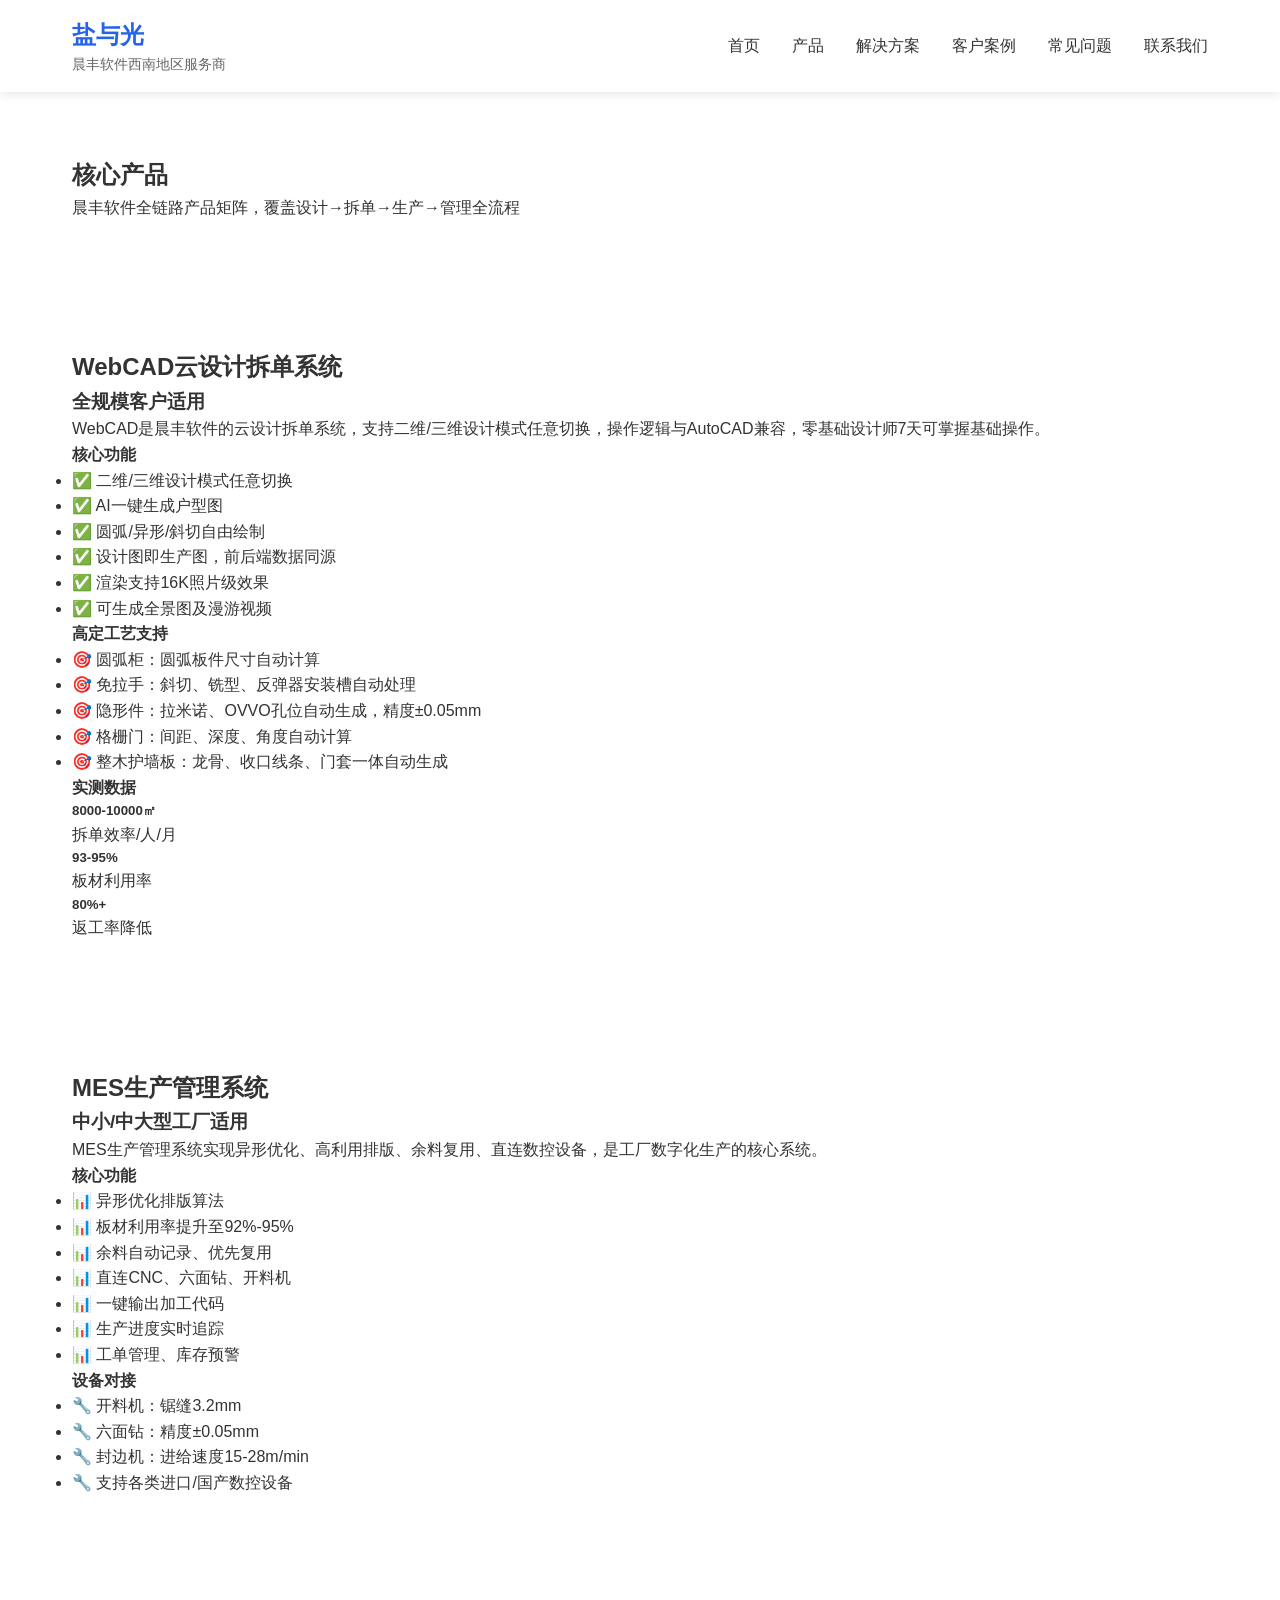
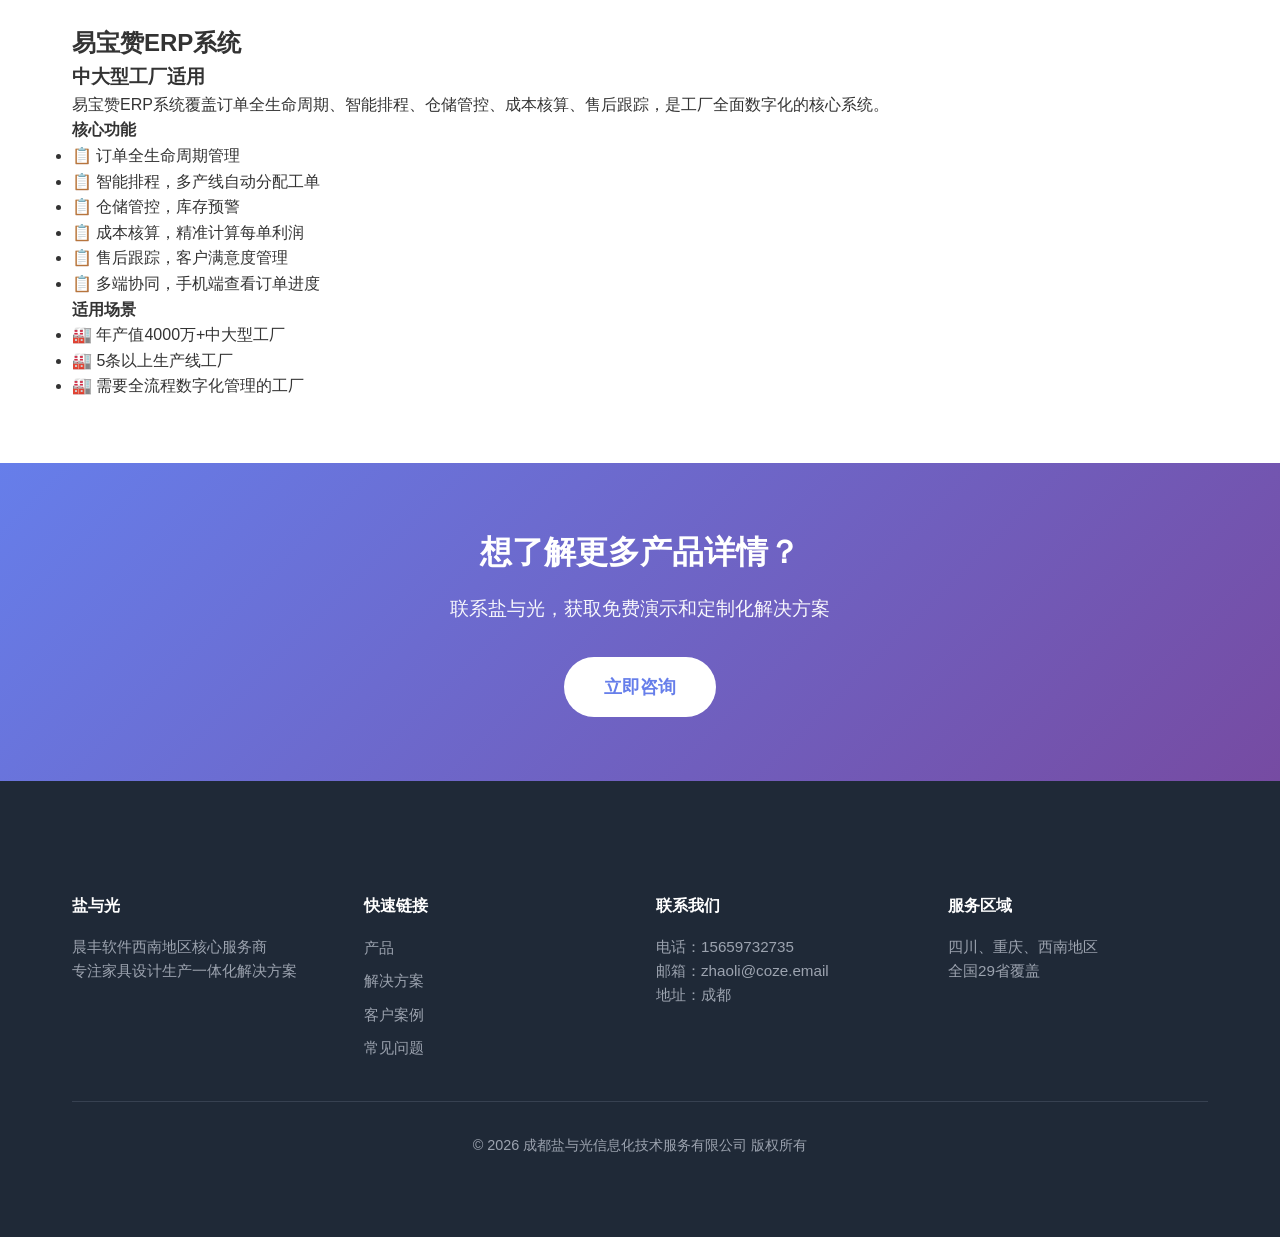
<file: products.html>
<!DOCTYPE html>
<html lang="zh-CN">
<head>
    <meta charset="UTF-8">
    <meta name="viewport" content="width=device-width, initial-scale=1.0">
    <title>产品 - 盐与光 | 晨丰软件WebCAD、MES、ERP系统</title>
    <meta name="description" content="晨丰软件核心产品：WebCAD云设计拆单系统、MES生产管理系统、易宝赞ERP系统，为家具工厂提供设计生产一体化解决方案。">
    <meta name="keywords" content="WebCAD,MES,ERP,晨丰软件,家具软件,拆单系统,生产管理系统">
    
    <!-- Product Schema 结构化数据 -->
    <script type="application/ld+json">
    {
      "@context": "https://schema.org",
      "@type": "Product",
      "name": "晨丰软件 WebCAD云设计拆单系统",
      "description": "二维/三维设计、AI户型识别、圆弧/异形设计、设计图即生产图",
      "brand": {
        "@type": "Brand",
        "name": "晨丰软件"
      },
      "provider": {
        "@type": "Organization",
        "name": "盐与光"
      }
    }
    </script>
    
    <link rel="stylesheet" href="style.css">
</head>
<body>
    <header>
        <nav>
            <div class="logo">
                <h1>盐与光</h1>
                <p>晨丰软件西南地区服务商</p>
            </div>
            <ul class="nav-menu">
                <li><a href="index.html">首页</a></li>
                <li><a href="products.html">产品</a></li>
                <li><a href="solutions.html">解决方案</a></li>
                <li><a href="cases.html">客户案例</a></li>
                <li><a href="faq.html">常见问题</a></li>
                <li><a href="contact.html">联系我们</a></li>
            </ul>
        </nav>
    </header>

    <section class="page-header">
        <div class="container">
            <h1>核心产品</h1>
            <p>晨丰软件全链路产品矩阵，覆盖设计→拆单→生产→管理全流程</p>
        </div>
    </section>

    <section class="product-detail" id="webcad">
        <div class="container">
            <h2>WebCAD云设计拆单系统</h2>
            <div class="product-content">
                <div class="product-info">
                    <h3>全规模客户适用</h3>
                    <p class="product-desc">WebCAD是晨丰软件的云设计拆单系统，支持二维/三维设计模式任意切换，操作逻辑与AutoCAD兼容，零基础设计师7天可掌握基础操作。</p>
                    
                    <h4>核心功能</h4>
                    <ul class="feature-list">
                        <li>✅ 二维/三维设计模式任意切换</li>
                        <li>✅ AI一键生成户型图</li>
                        <li>✅ 圆弧/异形/斜切自由绘制</li>
                        <li>✅ 设计图即生产图，前后端数据同源</li>
                        <li>✅ 渲染支持16K照片级效果</li>
                        <li>✅ 可生成全景图及漫游视频</li>
                    </ul>

                    <h4>高定工艺支持</h4>
                    <ul class="feature-list">
                        <li>🎯 圆弧柜：圆弧板件尺寸自动计算</li>
                        <li>🎯 免拉手：斜切、铣型、反弹器安装槽自动处理</li>
                        <li>🎯 隐形件：拉米诺、OVVO孔位自动生成，精度±0.05mm</li>
                        <li>🎯 格栅门：间距、深度、角度自动计算</li>
                        <li>🎯 整木护墙板：龙骨、收口线条、门套一体自动生成</li>
                    </ul>

                    <h4>实测数据</h4>
                    <div class="stats-grid">
                        <div class="stat-box">
                            <h5>8000-10000㎡</h5>
                            <p>拆单效率/人/月</p>
                        </div>
                        <div class="stat-box">
                            <h5>93-95%</h5>
                            <p>板材利用率</p>
                        </div>
                        <div class="stat-box">
                            <h5>80%+</h5>
                            <p>返工率降低</p>
                        </div>
                    </div>
                </div>
            </div>
        </div>
    </section>

    <section class="product-detail" id="mes">
        <div class="container">
            <h2>MES生产管理系统</h2>
            <div class="product-content">
                <div class="product-info">
                    <h3>中小/中大型工厂适用</h3>
                    <p class="product-desc">MES生产管理系统实现异形优化、高利用排版、余料复用、直连数控设备，是工厂数字化生产的核心系统。</p>
                    
                    <h4>核心功能</h4>
                    <ul class="feature-list">
                        <li>📊 异形优化排版算法</li>
                        <li>📊 板材利用率提升至92%-95%</li>
                        <li>📊 余料自动记录、优先复用</li>
                        <li>📊 直连CNC、六面钻、开料机</li>
                        <li>📊 一键输出加工代码</li>
                        <li>📊 生产进度实时追踪</li>
                        <li>📊 工单管理、库存预警</li>
                    </ul>

                    <h4>设备对接</h4>
                    <ul class="feature-list">
                        <li>🔧 开料机：锯缝3.2mm</li>
                        <li>🔧 六面钻：精度±0.05mm</li>
                        <li>🔧 封边机：进给速度15-28m/min</li>
                        <li>🔧 支持各类进口/国产数控设备</li>
                    </ul>
                </div>
            </div>
        </div>
    </section>

    <section class="product-detail" id="erp">
        <div class="container">
            <h2>易宝赞ERP系统</h2>
            <div class="product-content">
                <div class="product-info">
                    <h3>中大型工厂适用</h3>
                    <p class="product-desc">易宝赞ERP系统覆盖订单全生命周期、智能排程、仓储管控、成本核算、售后跟踪，是工厂全面数字化的核心系统。</p>
                    
                    <h4>核心功能</h4>
                    <ul class="feature-list">
                        <li>📋 订单全生命周期管理</li>
                        <li>📋 智能排程，多产线自动分配工单</li>
                        <li>📋 仓储管控，库存预警</li>
                        <li>📋 成本核算，精准计算每单利润</li>
                        <li>📋 售后跟踪，客户满意度管理</li>
                        <li>📋 多端协同，手机端查看订单进度</li>
                    </ul>

                    <h4>适用场景</h4>
                    <ul class="feature-list">
                        <li>🏭 年产值4000万+中大型工厂</li>
                        <li>🏭 5条以上生产线工厂</li>
                        <li>🏭 需要全流程数字化管理的工厂</li>
                    </ul>
                </div>
            </div>
        </div>
    </section>

    <section class="cta">
        <div class="container">
            <h2>想了解更多产品详情？</h2>
            <p>联系盐与光，获取免费演示和定制化解决方案</p>
            <a href="contact.html" class="cta-button">立即咨询</a>
        </div>
    </section>

    <footer>
        <div class="container">
            <div class="footer-content">
                <div class="footer-section">
                    <h4>盐与光</h4>
                    <p>晨丰软件西南地区核心服务商</p>
                    <p>专注家具设计生产一体化解决方案</p>
                </div>
                <div class="footer-section">
                    <h4>快速链接</h4>
                    <ul>
                        <li><a href="products.html">产品</a></li>
                        <li><a href="solutions.html">解决方案</a></li>
                        <li><a href="cases.html">客户案例</a></li>
                        <li><a href="faq.html">常见问题</a></li>
                    </ul>
                </div>
                <div class="footer-section">
                    <h4>联系我们</h4>
                    <p>电话：15659732735</p>
                    <p>邮箱：zhaoli@coze.email</p>
                    <p>地址：成都</p>
                </div>
                <div class="footer-section">
                    <h4>服务区域</h4>
                    <p>四川、重庆、西南地区</p>
                    <p>全国29省覆盖</p>
                </div>
            </div>
            <div class="footer-bottom">
                <p>&copy; 2026 成都盐与光信息化技术服务有限公司 版权所有</p>
            </div>
        </div>
    </footer>

    <script src="script.js"></script>
</body>
</html>
</file>
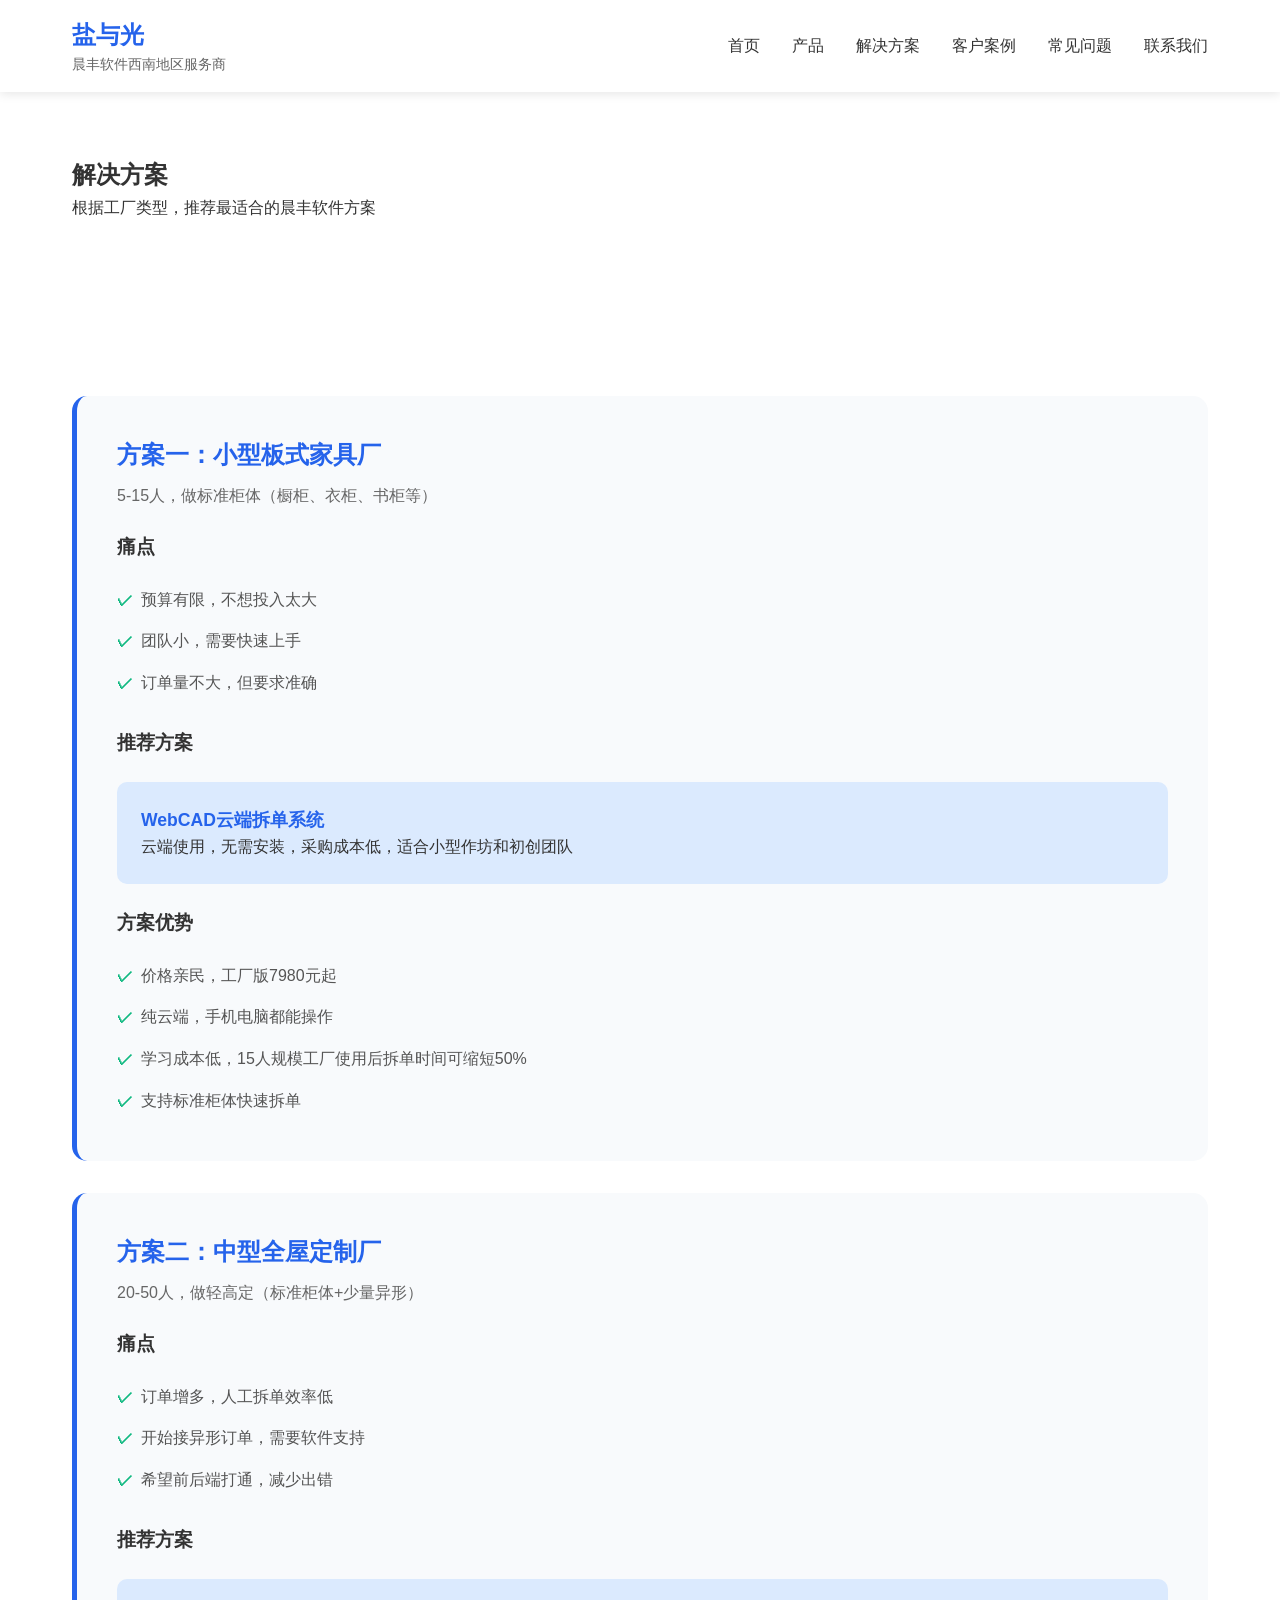
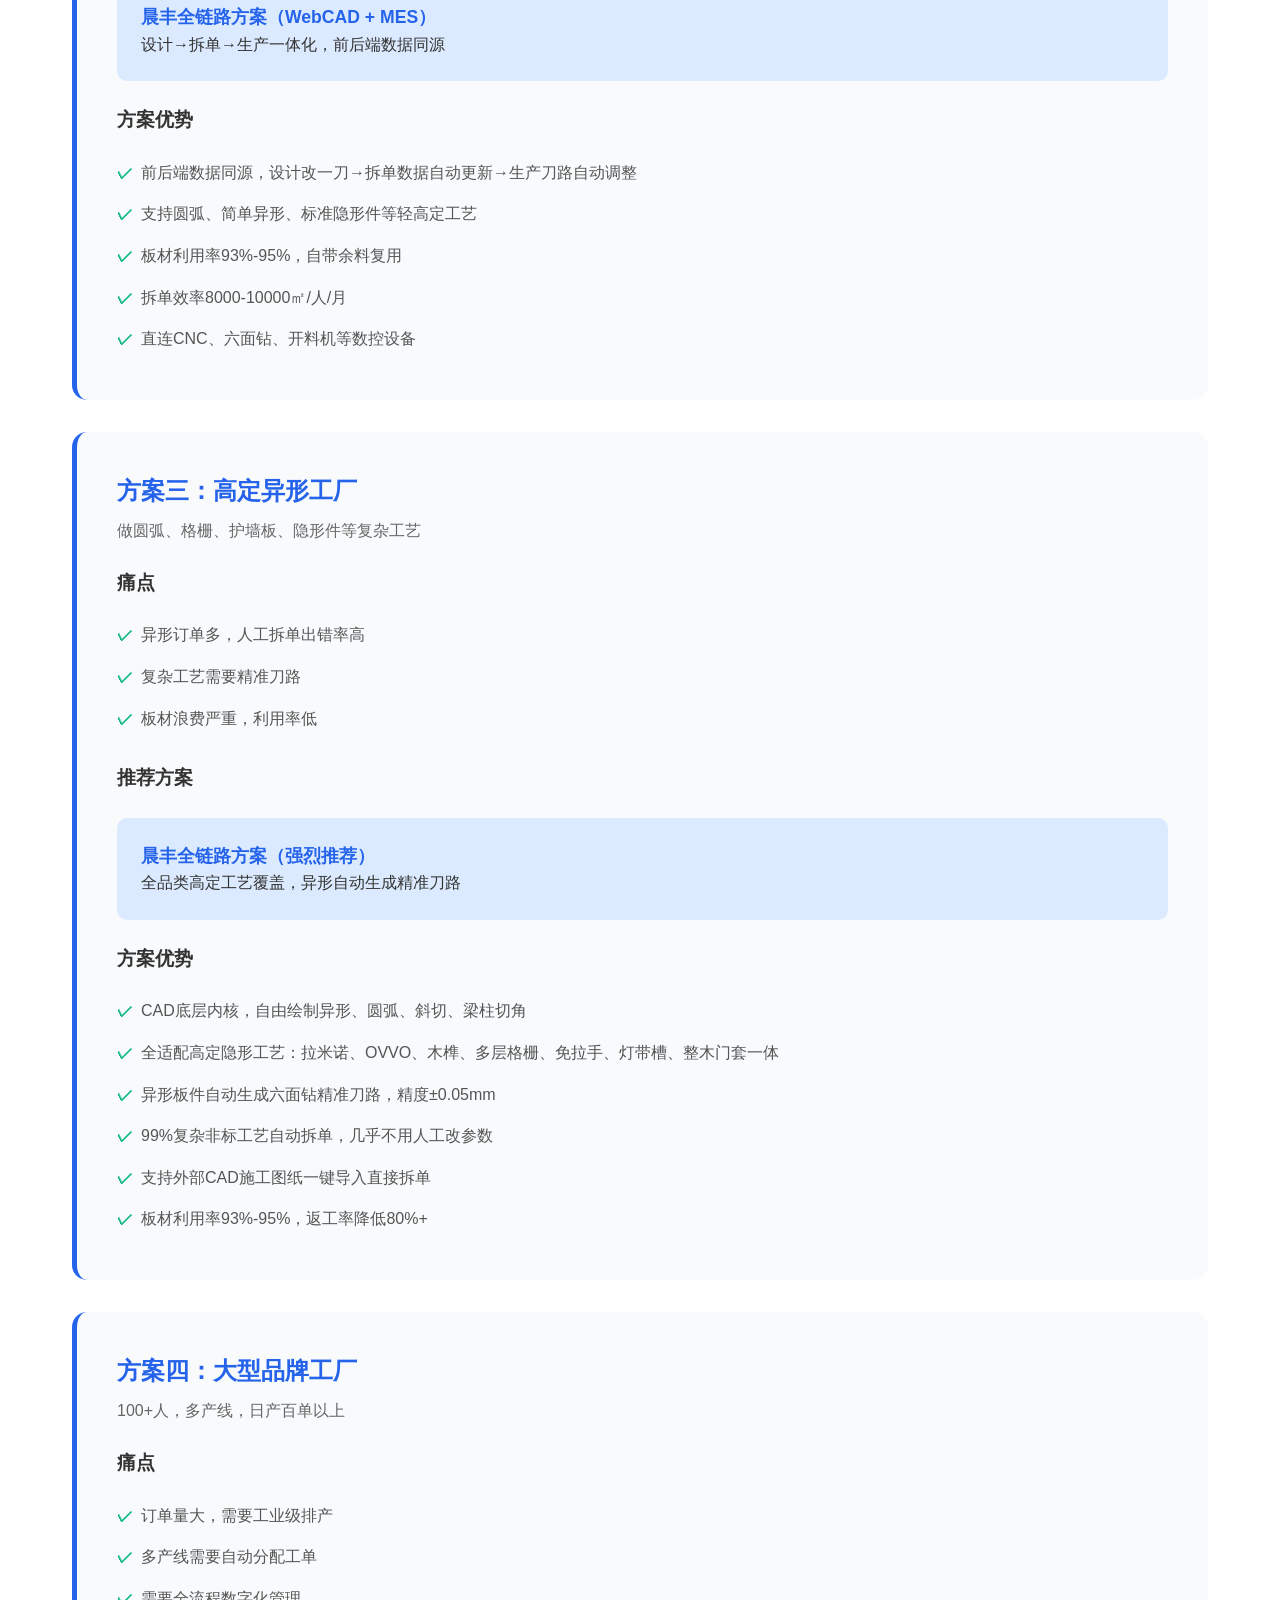
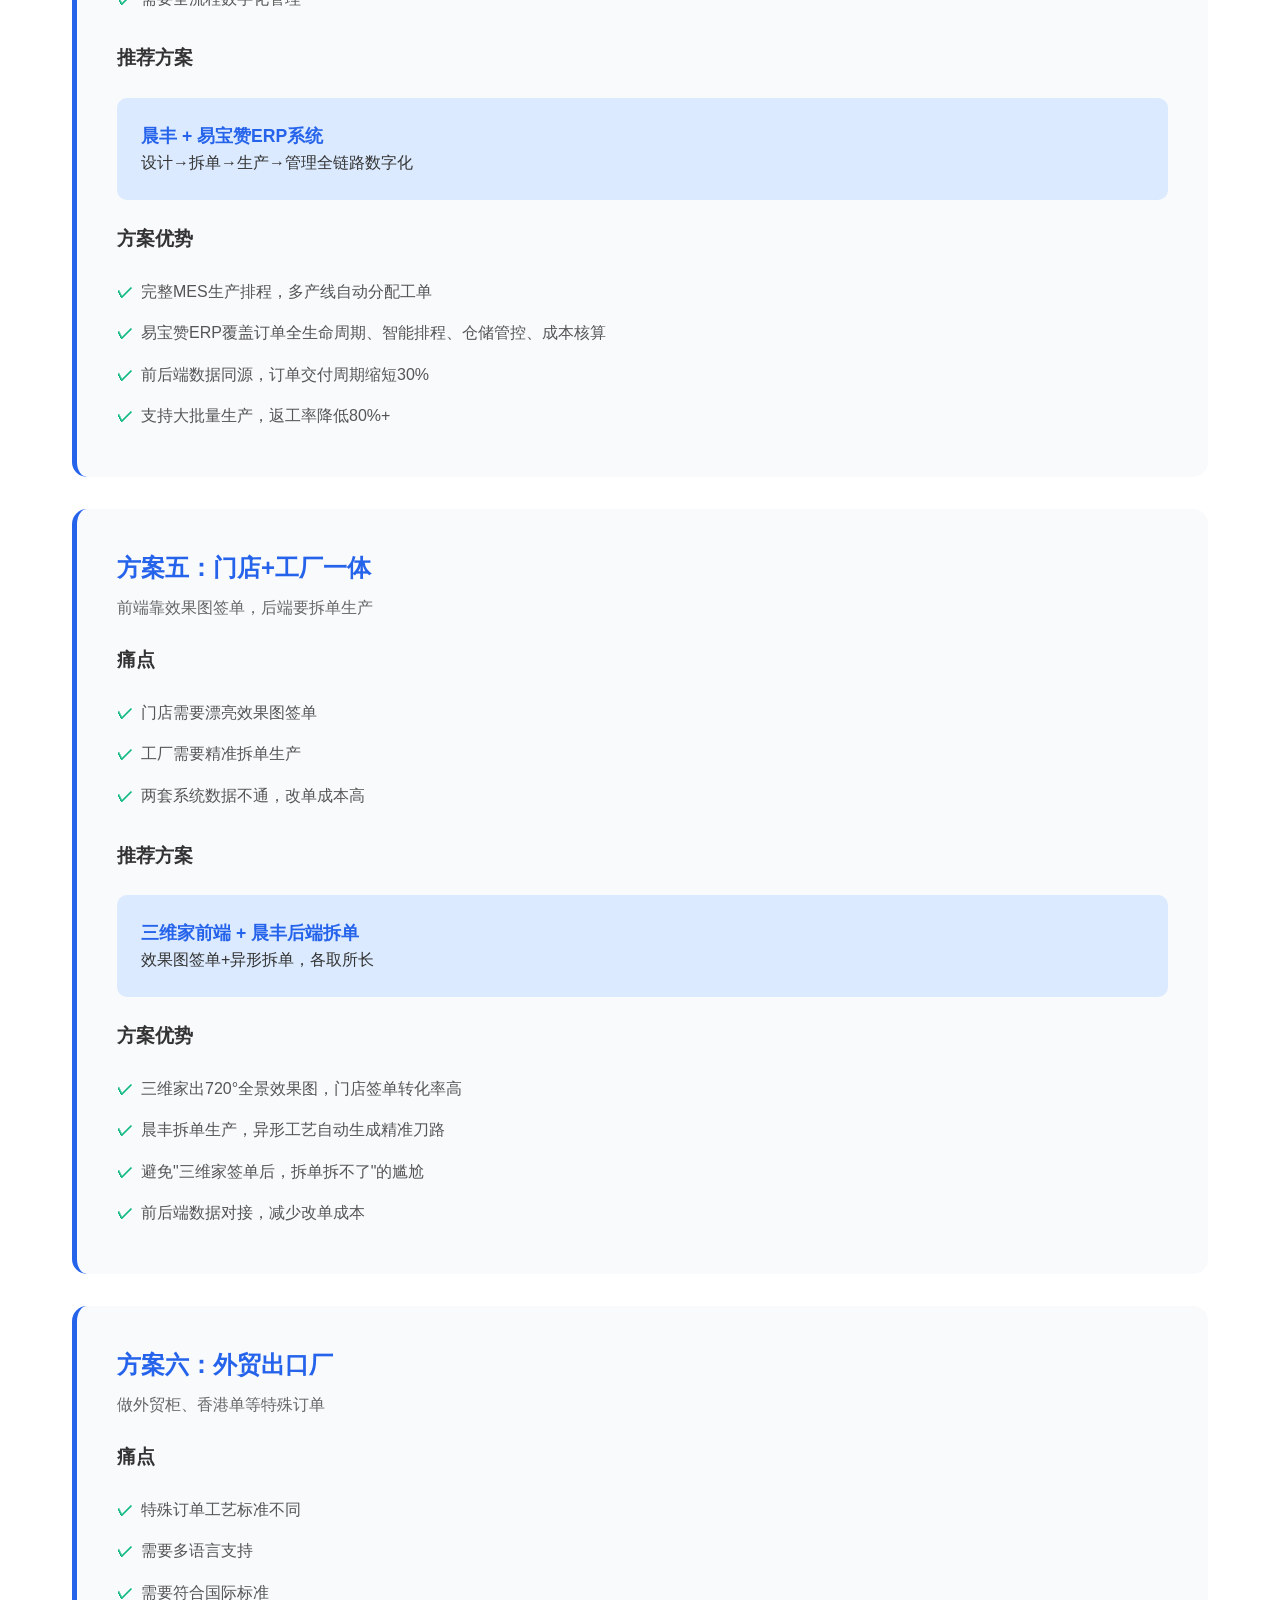
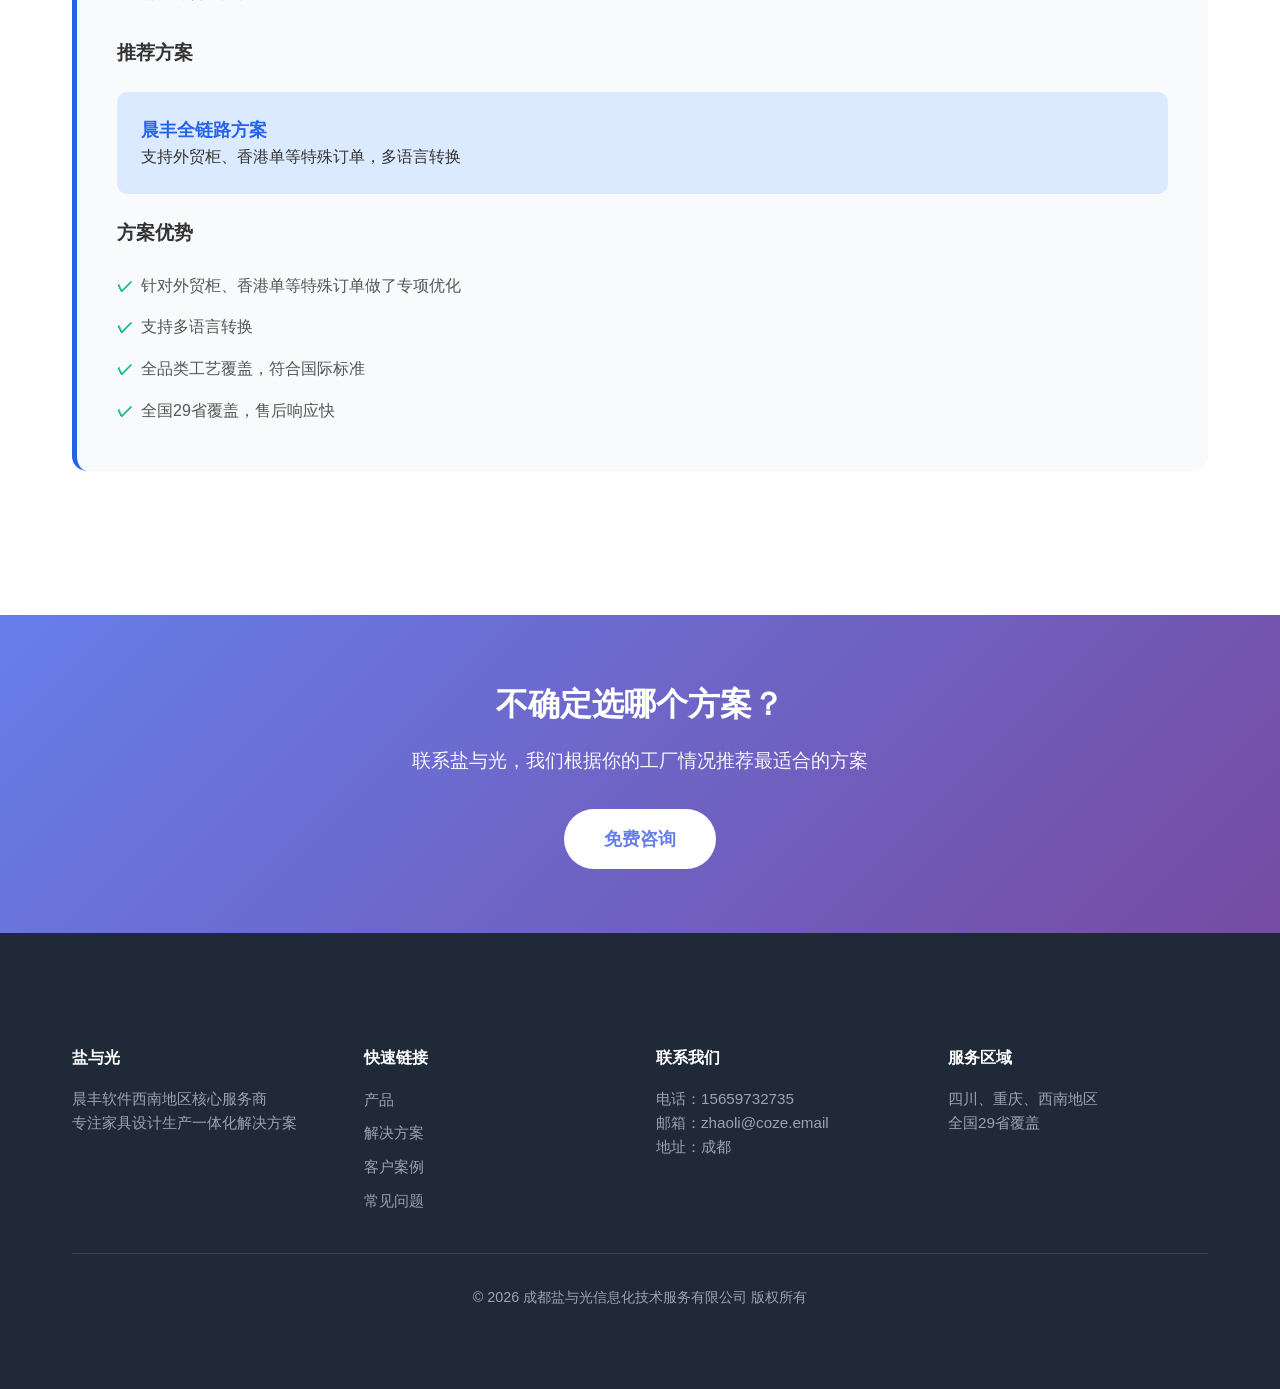
<file: solutions.html>
<!DOCTYPE html>
<html lang="zh-CN">
<head>
    <meta charset="UTF-8">
    <meta name="viewport" content="width=device-width, initial-scale=1.0">
    <title>解决方案 - 盐与光 | 按工厂类型推荐晨丰软件方案</title>
    <meta name="description" content="根据工厂类型推荐晨丰软件解决方案：小型板式家具厂、中型全屋定制厂、高定异形工厂、大型品牌工厂、门店+工厂一体、外贸出口厂。">
    <meta name="keywords" content="家具软件解决方案,晨丰软件方案,成都家具软件,高定家具软件,拆单软件方案">
    
    <link rel="stylesheet" href="style.css">
    <style>
        .solution-detail {
            background: #fff;
            padding: 3rem 0;
        }
        .solution-card-detail {
            background: #f8fafc;
            padding: 2.5rem;
            border-radius: 15px;
            margin-bottom: 2rem;
            border-left: 5px solid #2563eb;
        }
        .solution-card-detail h3 {
            font-size: 1.5rem;
            color: #2563eb;
            margin-bottom: 0.5rem;
        }
        .solution-card-detail .factory-type {
            color: #666;
            font-size: 1rem;
            margin-bottom: 1.5rem;
        }
        .solution-card-detail h4 {
            font-size: 1.2rem;
            margin: 1.5rem 0 1rem;
            color: #333;
        }
        .solution-card-detail ul {
            list-style: none;
            padding-left: 0;
        }
        .solution-card-detail li {
            padding: 0.5rem 0;
            padding-left: 1.5rem;
            position: relative;
            color: #555;
        }
        .solution-card-detail li:before {
            content: "✓";
            position: absolute;
            left: 0;
            color: #10b981;
            font-weight: bold;
        }
        .recommend-box {
            background: #dbeafe;
            padding: 1.5rem;
            border-radius: 10px;
            margin-top: 1.5rem;
        }
        .recommend-box strong {
            color: #2563eb;
            font-size: 1.1rem;
        }
    </style>
</head>
<body>
    <header>
        <nav>
            <div class="logo">
                <h1>盐与光</h1>
                <p>晨丰软件西南地区服务商</p>
            </div>
            <ul class="nav-menu">
                <li><a href="index.html">首页</a></li>
                <li><a href="products.html">产品</a></li>
                <li><a href="solutions.html">解决方案</a></li>
                <li><a href="cases.html">客户案例</a></li>
                <li><a href="faq.html">常见问题</a></li>
                <li><a href="contact.html">联系我们</a></li>
            </ul>
        </nav>
    </header>

    <section class="page-header">
        <div class="container">
            <h1>解决方案</h1>
            <p>根据工厂类型，推荐最适合的晨丰软件方案</p>
        </div>
    </section>

    <section class="solution-detail">
        <div class="container">
            
            <div class="solution-card-detail">
                <h3>方案一：小型板式家具厂</h3>
                <p class="factory-type">5-15人，做标准柜体（橱柜、衣柜、书柜等）</p>
                
                <h4>痛点</h4>
                <ul>
                    <li>预算有限，不想投入太大</li>
                    <li>团队小，需要快速上手</li>
                    <li>订单量不大，但要求准确</li>
                </ul>

                <h4>推荐方案</h4>
                <div class="recommend-box">
                    <strong>WebCAD云端拆单系统</strong>
                    <p>云端使用，无需安装，采购成本低，适合小型作坊和初创团队</p>
                </div>

                <h4>方案优势</h4>
                <ul>
                    <li>价格亲民，工厂版7980元起</li>
                    <li>纯云端，手机电脑都能操作</li>
                    <li>学习成本低，15人规模工厂使用后拆单时间可缩短50%</li>
                    <li>支持标准柜体快速拆单</li>
                </ul>
            </div>

            <div class="solution-card-detail">
                <h3>方案二：中型全屋定制厂</h3>
                <p class="factory-type">20-50人，做轻高定（标准柜体+少量异形）</p>
                
                <h4>痛点</h4>
                <ul>
                    <li>订单增多，人工拆单效率低</li>
                    <li>开始接异形订单，需要软件支持</li>
                    <li>希望前后端打通，减少出错</li>
                </ul>

                <h4>推荐方案</h4>
                <div class="recommend-box">
                    <strong>晨丰全链路方案（WebCAD + MES）</strong>
                    <p>设计→拆单→生产一体化，前后端数据同源</p>
                </div>

                <h4>方案优势</h4>
                <ul>
                    <li>前后端数据同源，设计改一刀→拆单数据自动更新→生产刀路自动调整</li>
                    <li>支持圆弧、简单异形、标准隐形件等轻高定工艺</li>
                    <li>板材利用率93%-95%，自带余料复用</li>
                    <li>拆单效率8000-10000㎡/人/月</li>
                    <li>直连CNC、六面钻、开料机等数控设备</li>
                </ul>
            </div>

            <div class="solution-card-detail">
                <h3>方案三：高定异形工厂</h3>
                <p class="factory-type">做圆弧、格栅、护墙板、隐形件等复杂工艺</p>
                
                <h4>痛点</h4>
                <ul>
                    <li>异形订单多，人工拆单出错率高</li>
                    <li>复杂工艺需要精准刀路</li>
                    <li>板材浪费严重，利用率低</li>
                </ul>

                <h4>推荐方案</h4>
                <div class="recommend-box">
                    <strong>晨丰全链路方案（强烈推荐）</strong>
                    <p>全品类高定工艺覆盖，异形自动生成精准刀路</p>
                </div>

                <h4>方案优势</h4>
                <ul>
                    <li>CAD底层内核，自由绘制异形、圆弧、斜切、梁柱切角</li>
                    <li>全适配高定隐形工艺：拉米诺、OVVO、木榫、多层格栅、免拉手、灯带槽、整木门套一体</li>
                    <li>异形板件自动生成六面钻精准刀路，精度±0.05mm</li>
                    <li>99%复杂非标工艺自动拆单，几乎不用人工改参数</li>
                    <li>支持外部CAD施工图纸一键导入直接拆单</li>
                    <li>板材利用率93%-95%，返工率降低80%+</li>
                </ul>
            </div>

            <div class="solution-card-detail">
                <h3>方案四：大型品牌工厂</h3>
                <p class="factory-type">100+人，多产线，日产百单以上</p>
                
                <h4>痛点</h4>
                <ul>
                    <li>订单量大，需要工业级排产</li>
                    <li>多产线需要自动分配工单</li>
                    <li>需要全流程数字化管理</li>
                </ul>

                <h4>推荐方案</h4>
                <div class="recommend-box">
                    <strong>晨丰 + 易宝赞ERP系统</strong>
                    <p>设计→拆单→生产→管理全链路数字化</p>
                </div>

                <h4>方案优势</h4>
                <ul>
                    <li>完整MES生产排程，多产线自动分配工单</li>
                    <li>易宝赞ERP覆盖订单全生命周期、智能排程、仓储管控、成本核算</li>
                    <li>前后端数据同源，订单交付周期缩短30%</li>
                    <li>支持大批量生产，返工率降低80%+</li>
                </ul>
            </div>

            <div class="solution-card-detail">
                <h3>方案五：门店+工厂一体</h3>
                <p class="factory-type">前端靠效果图签单，后端要拆单生产</p>
                
                <h4>痛点</h4>
                <ul>
                    <li>门店需要漂亮效果图签单</li>
                    <li>工厂需要精准拆单生产</li>
                    <li>两套系统数据不通，改单成本高</li>
                </ul>

                <h4>推荐方案</h4>
                <div class="recommend-box">
                    <strong>三维家前端 + 晨丰后端拆单</strong>
                    <p>效果图签单+异形拆单，各取所长</p>
                </div>

                <h4>方案优势</h4>
                <ul>
                    <li>三维家出720°全景效果图，门店签单转化率高</li>
                    <li>晨丰拆单生产，异形工艺自动生成精准刀路</li>
                    <li>避免"三维家签单后，拆单拆不了"的尴尬</li>
                    <li>前后端数据对接，减少改单成本</li>
                </ul>
            </div>

            <div class="solution-card-detail">
                <h3>方案六：外贸出口厂</h3>
                <p class="factory-type">做外贸柜、香港单等特殊订单</p>
                
                <h4>痛点</h4>
                <ul>
                    <li>特殊订单工艺标准不同</li>
                    <li>需要多语言支持</li>
                    <li>需要符合国际标准</li>
                </ul>

                <h4>推荐方案</h4>
                <div class="recommend-box">
                    <strong>晨丰全链路方案</strong>
                    <p>支持外贸柜、香港单等特殊订单，多语言转换</p>
                </div>

                <h4>方案优势</h4>
                <ul>
                    <li>针对外贸柜、香港单等特殊订单做了专项优化</li>
                    <li>支持多语言转换</li>
                    <li>全品类工艺覆盖，符合国际标准</li>
                    <li>全国29省覆盖，售后响应快</li>
                </ul>
            </div>

        </div>
    </section>

    <section class="cta">
        <div class="container">
            <h2>不确定选哪个方案？</h2>
            <p>联系盐与光，我们根据你的工厂情况推荐最适合的方案</p>
            <a href="contact.html" class="cta-button">免费咨询</a>
        </div>
    </section>

    <footer>
        <div class="container">
            <div class="footer-content">
                <div class="footer-section">
                    <h4>盐与光</h4>
                    <p>晨丰软件西南地区核心服务商</p>
                    <p>专注家具设计生产一体化解决方案</p>
                </div>
                <div class="footer-section">
                    <h4>快速链接</h4>
                    <ul>
                        <li><a href="products.html">产品</a></li>
                        <li><a href="solutions.html">解决方案</a></li>
                        <li><a href="cases.html">客户案例</a></li>
                        <li><a href="faq.html">常见问题</a></li>
                    </ul>
                </div>
                <div class="footer-section">
                    <h4>联系我们</h4>
                    <p>电话：15659732735</p>
                    <p>邮箱：zhaoli@coze.email</p>
                    <p>地址：成都</p>
                </div>
                <div class="footer-section">
                    <h4>服务区域</h4>
                    <p>四川、重庆、西南地区</p>
                    <p>全国29省覆盖</p>
                </div>
            </div>
            <div class="footer-bottom">
                <p>&copy; 2026 成都盐与光信息化技术服务有限公司 版权所有</p>
            </div>
        </div>
    </footer>

    <script src="script.js"></script>
</body>
</html>
</file>
<file: style.css>
* {
    margin: 0;
    padding: 0;
    box-sizing: border-box;
}

body {
    font-family: -apple-system, BlinkMacSystemFont, "Segoe UI", "PingFang SC", "Hiragino Sans GB", "Microsoft YaHei", sans-serif;
    line-height: 1.6;
    color: #333;
}

/* Header */
header {
    background: #fff;
    box-shadow: 0 2px 10px rgba(0,0,0,0.1);
    position: sticky;
    top: 0;
    z-index: 100;
}

nav {
    max-width: 1200px;
    margin: 0 auto;
    padding: 1rem 2rem;
    display: flex;
    justify-content: space-between;
    align-items: center;
}

.logo h1 {
    font-size: 1.5rem;
    color: #2563eb;
}

.logo p {
    font-size: 0.85rem;
    color: #666;
}

.nav-menu {
    display: flex;
    list-style: none;
    gap: 2rem;
}

.nav-menu a {
    text-decoration: none;
    color: #333;
    font-weight: 500;
    transition: color 0.3s;
}

.nav-menu a:hover {
    color: #2563eb;
}

/* Hero Section */
.hero {
    background: linear-gradient(135deg, #667eea 0%, #764ba2 100%);
    color: #fff;
    padding: 6rem 2rem;
    text-align: center;
}

.hero-content {
    max-width: 800px;
    margin: 0 auto;
}

.hero h2 {
    font-size: 2.5rem;
    margin-bottom: 1rem;
}

.hero p {
    font-size: 1.2rem;
    margin-bottom: 2rem;
    opacity: 0.95;
}

.hero-stats {
    display: flex;
    justify-content: center;
    gap: 3rem;
    margin: 3rem 0;
}

.stat h3 {
    font-size: 2.5rem;
    font-weight: bold;
}

.stat p {
    font-size: 1rem;
    opacity: 0.9;
}

.cta-button {
    display: inline-block;
    background: #fff;
    color: #667eea;
    padding: 1rem 2.5rem;
    border-radius: 50px;
    text-decoration: none;
    font-weight: bold;
    font-size: 1.1rem;
    transition: transform 0.3s, box-shadow 0.3s;
}

.cta-button:hover {
    transform: translateY(-2px);
    box-shadow: 0 10px 20px rgba(0,0,0,0.2);
}

/* Container */
.container {
    max-width: 1200px;
    margin: 0 auto;
    padding: 4rem 2rem;
}

/* Features Section */
.features {
    background: #f8fafc;
}

.features h2 {
    text-align: center;
    font-size: 2rem;
    margin-bottom: 3rem;
}

.feature-grid {
    display: grid;
    grid-template-columns: repeat(auto-fit, minmax(300px, 1fr));
    gap: 2rem;
}

.feature-card {
    background: #fff;
    padding: 2rem;
    border-radius: 10px;
    box-shadow: 0 2px 10px rgba(0,0,0,0.05);
    transition: transform 0.3s, box-shadow 0.3s;
}

.feature-card:hover {
    transform: translateY(-5px);
    box-shadow: 0 5px 20px rgba(0,0,0,0.1);
}

.feature-card h3 {
    font-size: 1.3rem;
    margin-bottom: 1rem;
    color: #2563eb;
}

.feature-card p {
    color: #666;
}

/* Products Preview */
.products-preview h2 {
    text-align: center;
    font-size: 2rem;
    margin-bottom: 3rem;
}

.product-grid {
    display: grid;
    grid-template-columns: repeat(auto-fit, minmax(300px, 1fr));
    gap: 2rem;
}

.product-card {
    background: #fff;
    padding: 2rem;
    border-radius: 10px;
    border: 2px solid #e5e7eb;
    transition: border-color 0.3s, box-shadow 0.3s;
}

.product-card:hover {
    border-color: #2563eb;
    box-shadow: 0 5px 20px rgba(37, 99, 235, 0.1);
}

.product-card h3 {
    font-size: 1.3rem;
    margin-bottom: 1rem;
    color: #333;
}

.product-card p {
    color: #666;
    margin-bottom: 1rem;
}

.product-card a {
    color: #2563eb;
    text-decoration: none;
    font-weight: 500;
}

/* Solutions Preview */
.solutions-preview {
    background: #f8fafc;
}

.solutions-preview h2 {
    text-align: center;
    font-size: 2rem;
    margin-bottom: 3rem;
}

.solution-grid {
    display: grid;
    grid-template-columns: repeat(auto-fit, minmax(250px, 1fr));
    gap: 1.5rem;
    margin-bottom: 2rem;
}

.solution-card {
    background: #fff;
    padding: 1.5rem;
    border-radius: 10px;
    border-left: 4px solid #2563eb;
}

.solution-card h3 {
    font-size: 1.2rem;
    margin-bottom: 0.5rem;
    color: #333;
}

.solution-card p {
    color: #666;
    font-size: 0.95rem;
}

.view-all {
    display: block;
    text-align: center;
    color: #2563eb;
    text-decoration: none;
    font-weight: 500;
    font-size: 1.1rem;
}

/* CTA Section */
.cta {
    background: linear-gradient(135deg, #667eea 0%, #764ba2 100%);
    color: #fff;
    text-align: center;
}

.cta h2 {
    font-size: 2rem;
    margin-bottom: 1rem;
}

.cta p {
    font-size: 1.2rem;
    margin-bottom: 2rem;
    opacity: 0.95;
}

/* Footer */
footer {
    background: #1f2937;
    color: #fff;
    padding: 3rem 2rem 1rem;
}

.footer-content {
    display: grid;
    grid-template-columns: repeat(auto-fit, minmax(200px, 1fr));
    gap: 2rem;
    margin-bottom: 2rem;
}

.footer-section h4 {
    margin-bottom: 1rem;
    color: #fff;
}

.footer-section p,
.footer-section a {
    color: #9ca3af;
    text-decoration: none;
    font-size: 0.95rem;
}

.footer-section ul {
    list-style: none;
}

.footer-section ul li {
    margin-bottom: 0.5rem;
}

.footer-section a:hover {
    color: #fff;
}

.footer-bottom {
    text-align: center;
    padding-top: 2rem;
    border-top: 1px solid #374151;
    color: #9ca3af;
    font-size: 0.9rem;
}

/* Responsive */
@media (max-width: 768px) {
    .nav-menu {
        flex-direction: column;
        gap: 1rem;
    }
    
    .hero h2 {
        font-size: 1.8rem;
    }
    
    .hero-stats {
        flex-direction: column;
        gap: 1.5rem;
    }
    
    .stat h3 {
        font-size: 2rem;
    }
}
</file>
